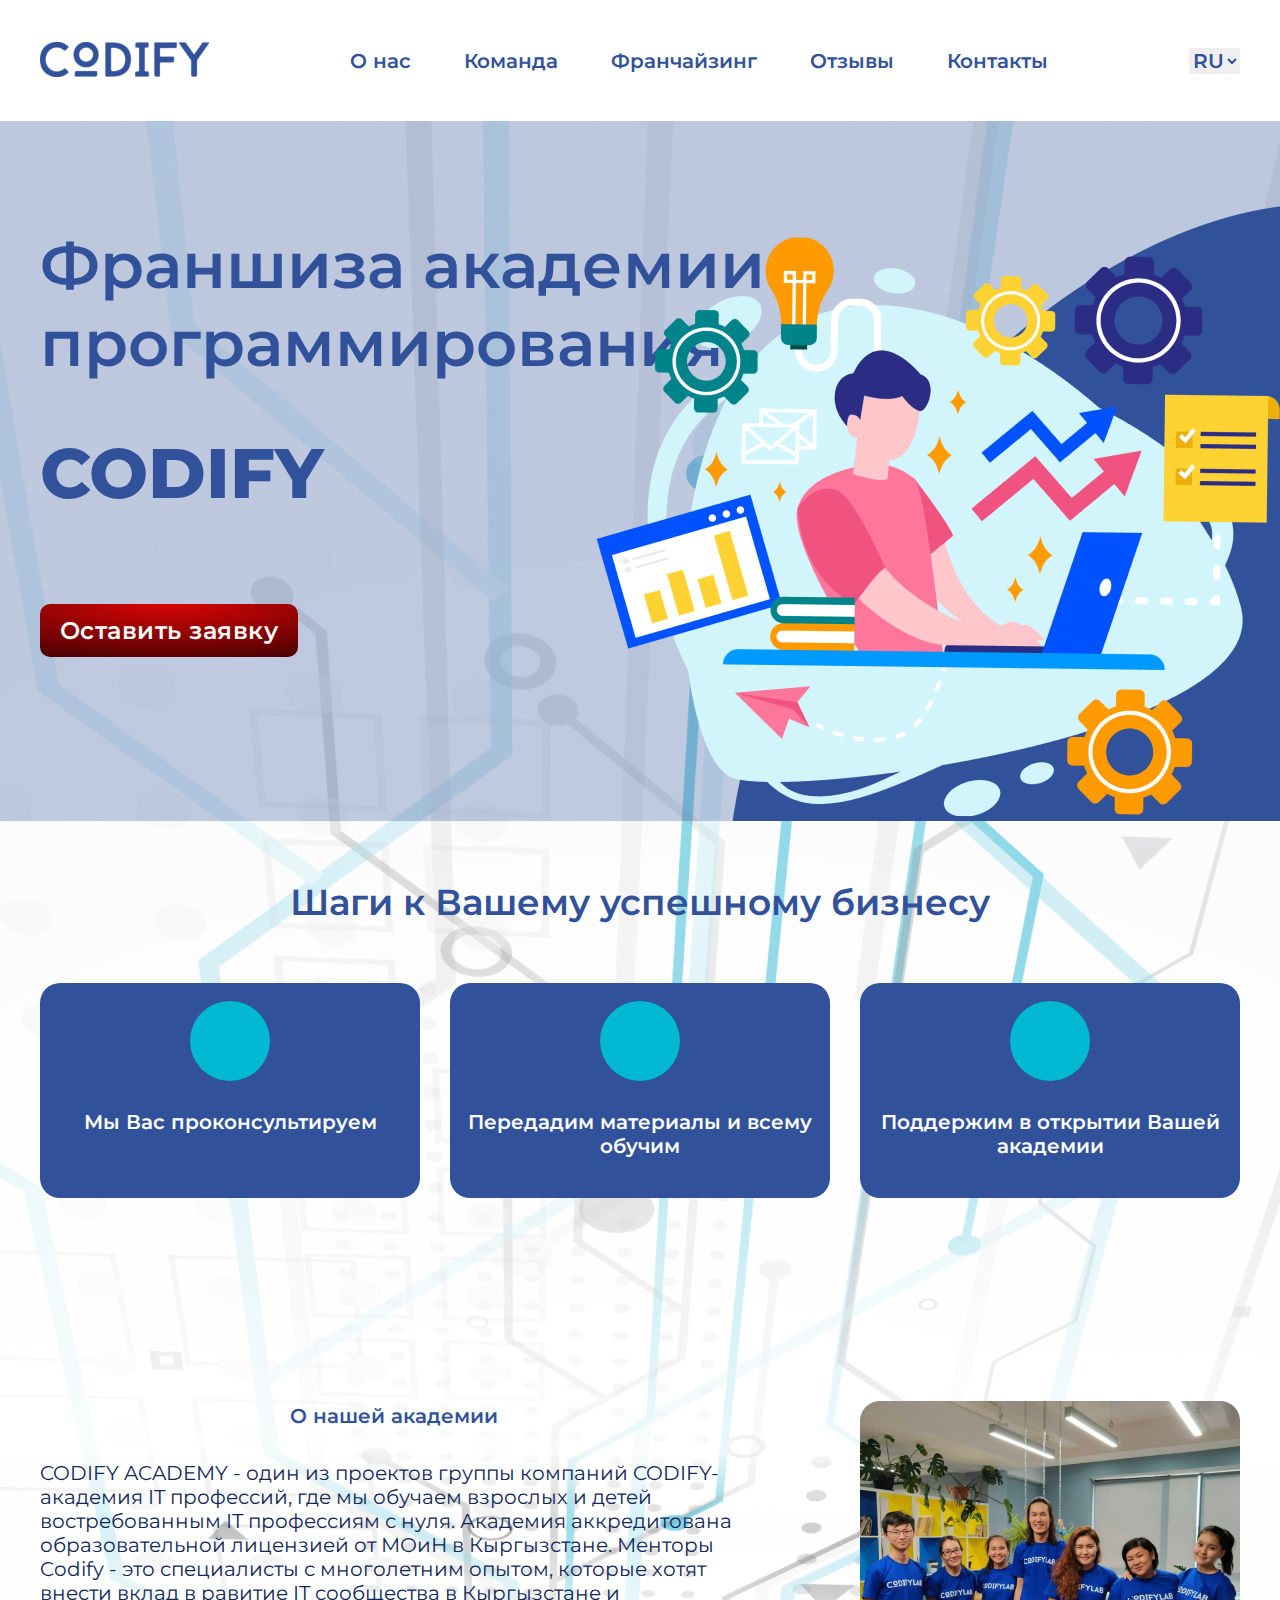
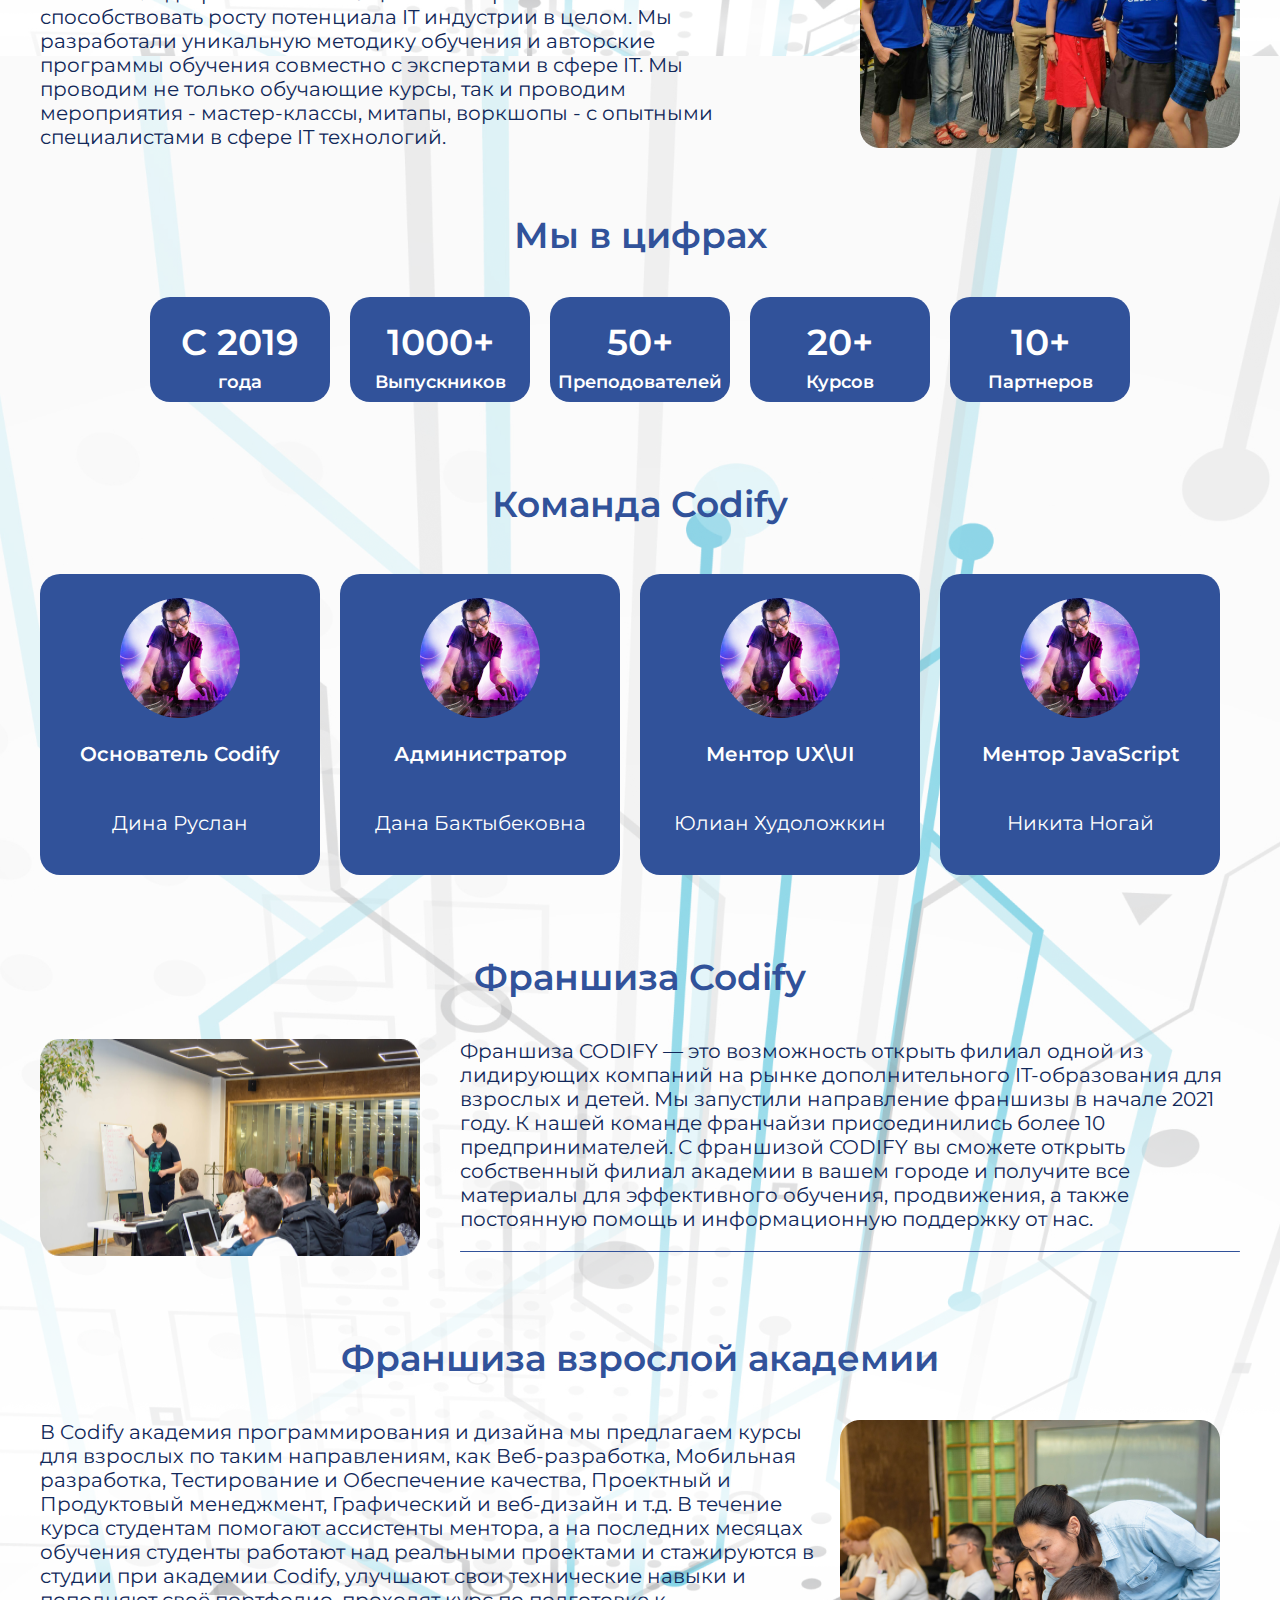
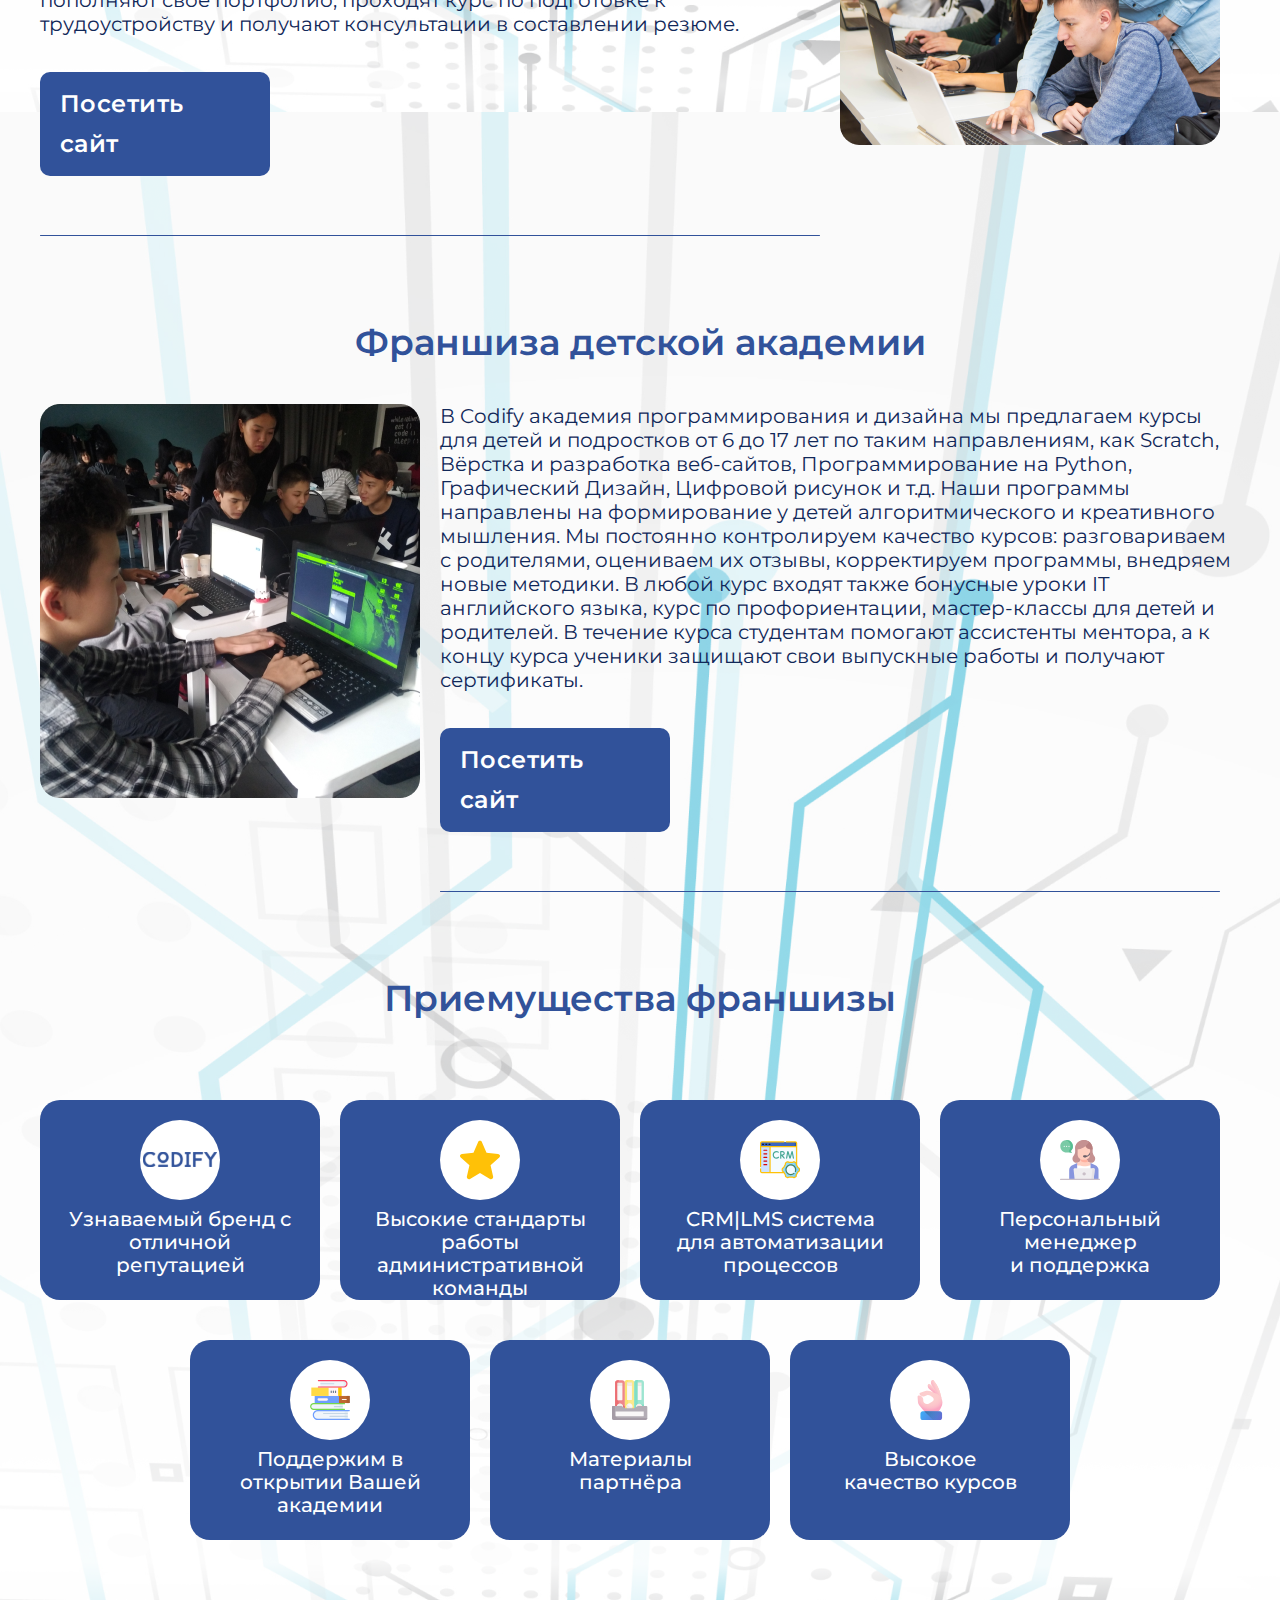
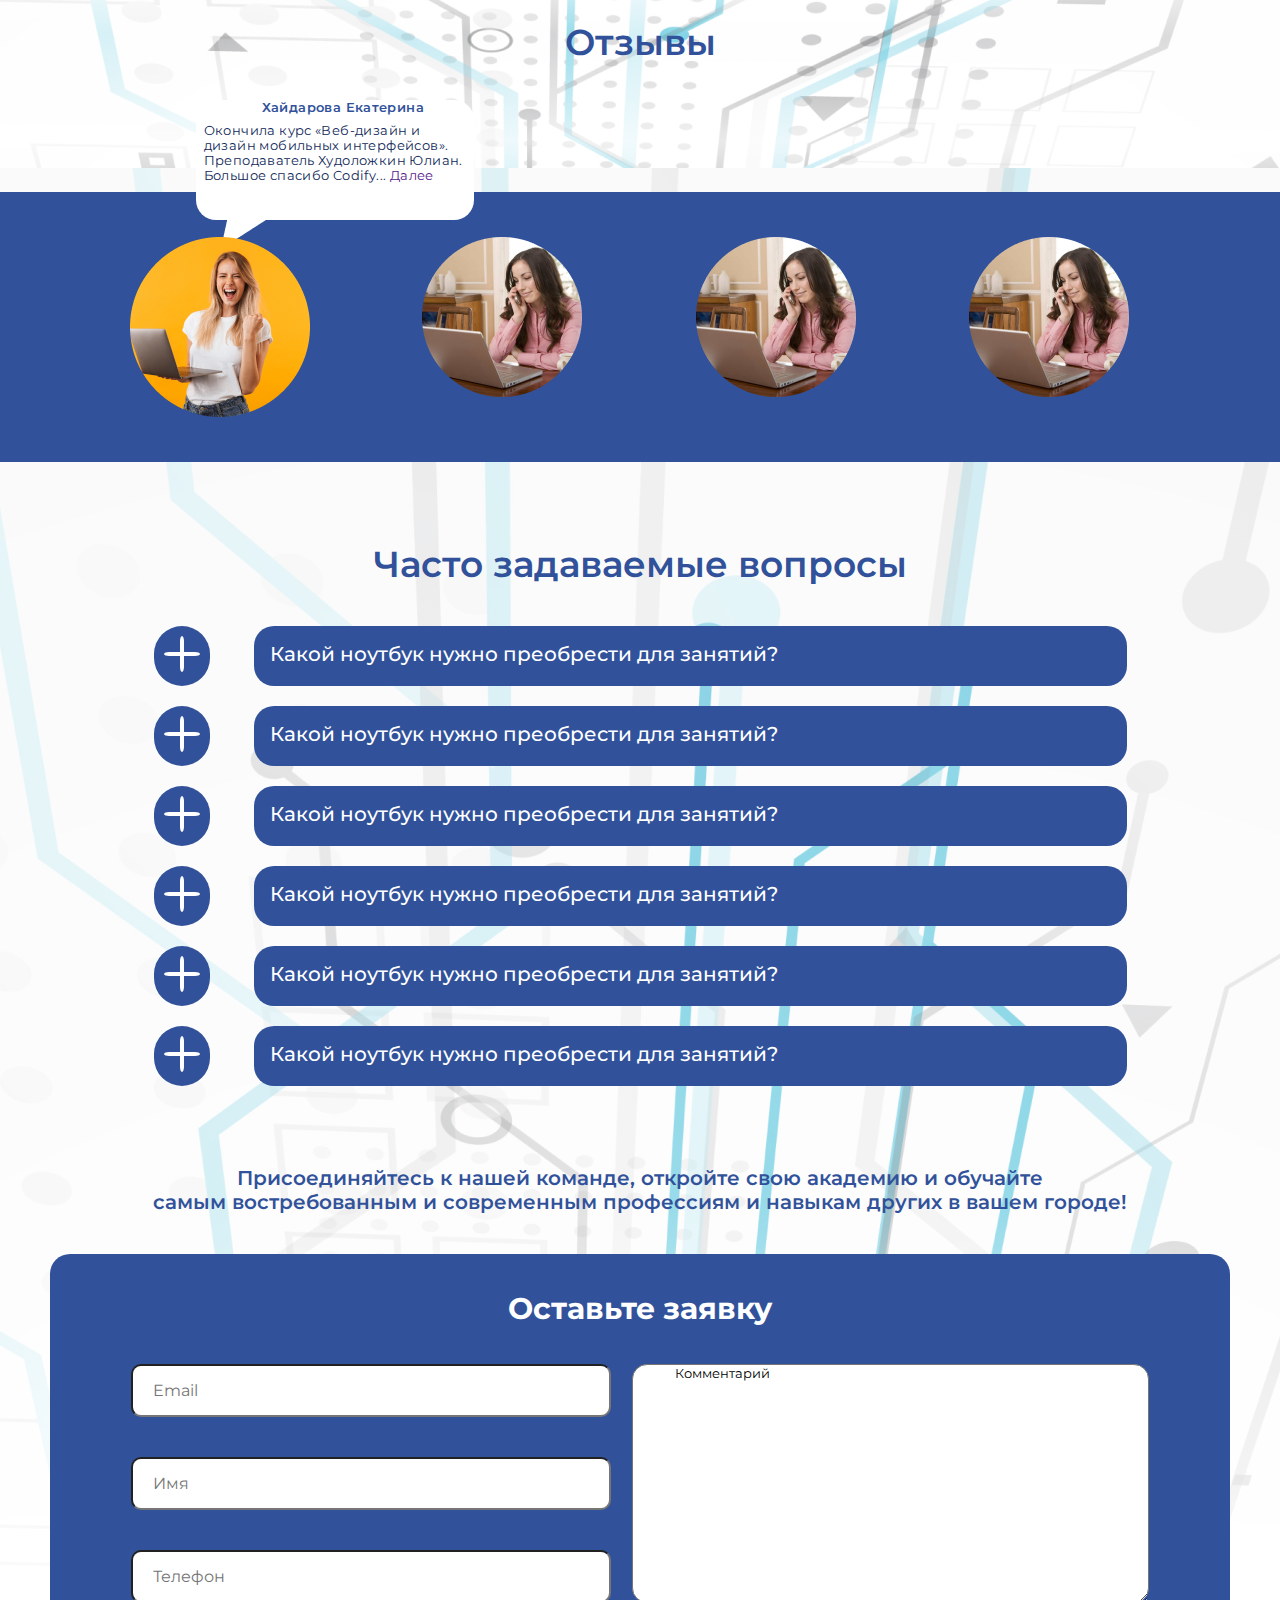
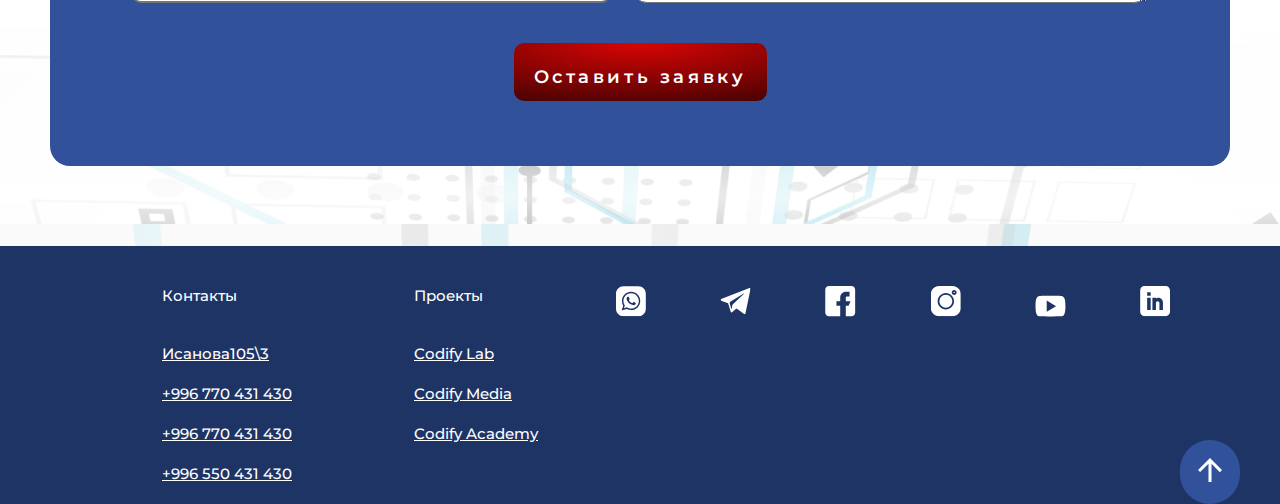
<file: index.html>
<!DOCTYPE html>
<html lang="en">
<head>
    <meta charset="UTF-8">
    <meta http-equiv="X-UA-Compatible" content="IE=edge">
    <meta name="viewport" content="width=device-width, initial-scale=1.0">
    <link rel="preconnect" href="https://fonts.gstatic.com" />
    <link
      href="https://fonts.googleapis.com/css2?family=Montserrat:ital,wght@0,100;0,200;0,300;0,400;0,500;0,600;0,700;0,800;0,900;1,100;1,200;1,300;1,400;1,500;1,600;1,700;1,800;1,900&display=swap"
      rel="stylesheet"
    />
    <link rel="stylesheet" href="./style/style.css">
    <title>Franchise frntend</title>

</head>
<body>

    <nav class="nav">
        <div class="nav__content container">
            <a href="" class="nav__logo"> <img src="./images/codifylogoblue.svg" alt=""></a>
        
            
            <ul class="nav__items">
                <li class="nav__item">
                     <a class="nav-color menu" href="#">О нас</a> </li>
                <li class="nav__item">
                     <a class="nav-color menu" href="#">Команда</a></li>
                <li class="nav__item">
                     <a class="nav-color menu"  href="#">Франчайзинг</a></li>
                <li class="nav__item">
                     <a class="nav-color menu"  href="#">Отзывы</a></li>
                <li class="nav__item">
                     <a class="nav-color menu"  href="#">Контакты</a></li>
         </ul>
         <div class="burger">
          <div class="burger__line"></div>
          <div class="burger__line"></div>
          <div class="burger__line"></div>
      </div>

         <select class="local" name="local" id="local" onchange="local()">
            <option value="ru">RU</option>
            <option value="ky">KY</option>
            <option value="en">EN</option>
        </select>
        </div>
    </nav>

    <div class="header">
       <img src="./images/back__header.png" alt="" class="header__back">
      <div class="container header__content">
       <h1 class="header__title">Франшиза академии программирования </h1>
       <h2 class="header__desck">CODIFY</h2>
       <a href="" class="btn">Оставить заявку</a>
    </div>
       <img src="./images/header__img.png" alt="" class="header__img">
    </div>

    <div class="business">
        <div class="container business__content">
        <h2 class="bus__title">Шаги к Вашему успешному бизнесу</h2>

        <div class="bus__cards">
            <div class="bus__card"><img class="bus__img" src="./images/sorkl.svg" alt=""> <p class="bus_descr"> Мы Вас проконсультируем</p></div>
            <div class="bus__card"><img class="bus__img" src="./images/sorkl.svg" alt=""> <p class="bus_descr"> Передадим материалы
                и всему обучим</p></div>
            <div class="bus__card"><img class="bus__img" src="./images/sorkl.svg" alt=""> <p class="bus_descr"> Поддержим в открытии
                Вашей академии</p></div>
        </div>
        </div>
    </div>

    <div class="academy">
        <div class="container academy__content">
            <div class="academy__right">
                <h2 class="academy__title">О нашей академии</h2>
                <p class="academy__descr">CODIFY ACADEMY - один из проектов группы компаний CODIFY-академия IT профессий, где мы обучаем взрослых и детей востребованным IT профессиям с нуля. Академия аккредитована образовательной лицензией от МОиН в Кыргызстане. Менторы Codify - это специалисты с многолетним опытом, которые хотят внести вклад в равитие IT сообщества в Кыргызстане и способствовать росту потенциала IT индустрии в целом.  Мы разработали уникальную методику обучения и авторские программы обучения совместно с экспертами в сфере IT. Мы проводим не только обучающие курсы, так и проводим мероприятия - мастер-классы, митапы, воркшопы - с опытными специалистами в сфере IT технологий.
                </p>
            </div>
            <div class="academy__left">
                <img src="./images/academy__img.png" alt="" class="academy__img">
            </div>
        </div>
    </div>
    
    <div class="numbers">
        <div class="container numbers__content">
            <h2 class="numbers__title">Мы в цифрах</h2>
            <div class="numbers__cards">
                <div class="numbers__card"> <h3 class="numbers__card-title">С 2019
                    </h3> <p class="numbers__card-descr">года</p>
                </div>

                <div class="numbers__card"> <h3 class="numbers__card-title">1000+
                    </h3> <p class="numbers__card-descr">Выпускников</p>
                </div>

                <div class="numbers__card"> <h3 class="numbers__card-title"> 50+
                    </h3> <p class="numbers__card-descr">Преподователей</p>
                </div>

                <div class="numbers__card"> <h3 class="numbers__card-title">20+
                    </h3> <p class="numbers__card-descr">Курсов</p>
                </div>

                <div class="numbers__card"> <h3 class="numbers__card-title">10+
                    </h3> <p class="numbers__card-descr">Партнеров</p>
                </div>
            </div> 
        </div>
    </div>

    <div class="comand">
        <div class="container comand__content">
            <h2 class="comand__title">Команда Codify</h2>
            
            <div class="comand__cards">
                <div class="comand__card">
                    <img src="./images/comand_img.png" alt="" class="comand__img">
                    <h2 class="comand__card-title">Основатель Codify</h2>
                    <p class="comand__card-descr">Дина Руслан</p>
                </div>

                <div class="comand__card">
                    <img src="./images/comand_img.png" alt="" class="comand__img">
                    <h2 class="comand__card-title">Администратор </h2>
                    <p class="comand__card-descr">Дана Бактыбековна</p>
                </div>

                <div class="comand__card">
                    <img src="./images/comand_img.png" alt="" class="comand__img">
                    <h2 class="comand__card-title">Ментор UX\UI</h2>
                    <p class="comand__card-descr">Юлиан Худоложкин</p>
                </div>

                <div class="comand__card">
                    <img src="./images/comand_img.png" alt="" class="comand__img">
                    <h2 class="comand__card-title">Ментор JavaScript</h2>
                    <p class="comand__card-descr">Никита Ногай</p>
                </div>



            </div>
        </div>
    </div>
    
    <div class="fransh">
        <div class="container fransh__content">
            
            <h2 class="fransh__title">Франшиза Codify</h2>
            <div class="fransh__info">
                <img src="./images/fransh_info1.png" alt="" class="fransh__info-img">
                <div class="fransh_photo">
                </div>
                <div class="fransh__text">
                    <p class="fransh__info-descr">Франшиза CODIFY — это возможность открыть филиал одной из лидирующих компаний на рынке дополнительного IT-образования для взрослых и детей.
                        Мы запустили направление франшизы в начале 2021 году. К нашей команде франчайзи присоединились более 10 предпринимателей.
                        С франшизой CODIFY вы сможете открыть собственный филиал академии в вашем городе и получите все материалы для эффективного обучения, продвижения, 
                        а также постоянную помощь и информационную поддержку от нас.
                    </p>
                     <img src="./images/Line 1.svg" alt="" class="fransh__line">
                </div>
               
            </div>

            <h2 class="fransh__title">Франшиза взрослой академии</h2>
            <div class="fransh__info">
                <div class="fransh__text">
                    <p class="fransh__info-descr">В Codify академия программирования и дизайна мы предлагаем курсы
                        для взрослых по таким направлениям, как Веб-разработка, Мобильная 
                        разработка, Тестирование и Обеспечение качества, Проектный и Продуктовый менеджмент, Графический и веб-дизайн и т.д.
                        В течение курса студентам помогают ассистенты ментора, а на последних 
                        месяцах обучения студенты работают над реальными проектами и стажируются в студии при академии Codify, улучшают свои технические навыки и пополняют своё портфолио, проходят курс по подготовке к трудоустройству и получают консультации в составлении резюме.                        
                    </p>
                    <a href="" class="btn fransh__btn">Посетить сайт</a>
                     <img src="./images/Line 1.svg" alt="" class="fransh__line">
                </div>

                <div class="fransh_photo"><img src="./images/fransh_info2.png" alt="" class="fransh__info-img"></div>

               
            </div>

            <h2 class="fransh__title">Франшиза детской академии</h2>
            <div class="fransh__info">
                <div class="fransh_photo"><img src="./images/fransh_info3.png" alt="" class="fransh__info-img"></div>
                <div class="fransh__text">
                    <p class="fransh__info-descr">В Codify академия программирования и дизайна мы предлагаем курсы
                        для детей и подростков от 6 до 17 лет по таким направлениям, как Scratch, Вёрстка и разработка веб-сайтов, Программирование на Python, 
                       Графический Дизайн, Цифровой рисунок и т.д. Наши программы направлены на формирование у детей алгоритмического и креативного мышления. Мы постоянно контролируем качество курсов: разговариваем с родителями, оцениваем их отзывы, корректируем программы, внедряем новые методики. В любой курс входят также бонусные уроки IT английского языка, курс по профориентации, мастер-классы для детей и родителей. В течение курса студентам помогают ассистенты ментора, а к концу курса ученики защищают свои выпускные работы и получают сертификаты.
                    </p>
                    <a href="" class="btn fransh__btn">Посетить сайт</a>
                     <img src="./images/Line 1.svg" alt="" class="fransh__line">
                </div>
            </div>
        </div>
    </div>
    
    <section class="franchise">
        
          <div class="franchise__text">
            <h2 class="franchise__title">Приемущества франшизы</h2>
          </div>
          <div class="container franchise__content">
          <div class="franchise__boxes">
            <div class="franchise__box">
              <img src="./images/codifyicon.svg" alt="" class="franchise__img" />
              <p class="franchise__descr">Узнаваемый бренд с отличной <br> репутацией</p>
            </div>
          
          <div class="franchise__box">
            <img src="./images/star.svg" alt="" class="franchise__img" />
            <p class="franchise__descr">Высокие стандарты работы
              административной команды</p>
          </div>
          <div class="franchise__box">
            <img src="./images/crm.svg" alt="" class="franchise__img" />
            <p class="franchise__descr">CRM|LMS система <br>
              для автоматизации процессов
              </p>
          </div>
          <div class="franchise__box">
            <img src="./images/personal.svg" alt="" class="franchise__img" />
            <p class="franchise__descr">Персональный <br> менеджер <br> и поддержка</p>
          </div>
          <div class="franchise__box">
            <img src="./images/books.svg" alt="" class="franchise__img" />
            <p class="franchise__descr">Поддержим в <br> открытии Вашей академии</p>
          </div>
          <div class="franchise__box">
            <img src="./images/materials.svg" alt="" class="franchise__img" />
            <p class="franchise__descr">Материалы <br> партнёра</p>
          </div>
          <div class="franchise__box">
            <img src="./images/okay.svg" alt="" class="franchise__img" />
            <p class="franchise__descr">Высокое <br> качество курсов
            </p>
          </div>
        </div>
        </div>
      </section>
  
      <section class="review">
        <div class="review__text">
            <h2  class="review__title">Отзывы</h2>
          </div>
          <div class="container review__content">
          <div class="review__box">
            <h3 class="review__subtitle">Хайдарова Екатерина</h2>
              <p class="review__descr">Окончила курс «Веб-дизайн и дизайн мобильных интерфейсов».
                Преподаватель Худоложкин Юлиан. Большое спасибо Codify... 
                <a href="">Далее</a>  </p> 
               <div class="review__polygon">
                 <img src="./images/Polygon 2.png" alt="" class="">
               </div>
            </div>
                     
                <div class="review__images">     
           
                  <div class="review__img-1">
                  <img src="./images/reviewimages.png" alt="" class="">
                    </div>
                     <div class="review__img-2">
                      <img src="./images/reviewimages2.png" alt="" class="">
                      </div>
                   <div class="review__img-3">
                  <img src="./images/reviewimages2.png" alt="" class="">
                </div>
                <div class="review__img-4">
                  <img src="./images/reviewimages2.png" alt="" class="">
                </div>
              </div>
            </div>              
                            
      </section>
  
  
      <section class="question">
        
          <div class="question__text">
            <h2 class="question__title">Часто задаваемые вопросы</h2>
          </div>
          <div class="container question__content">
          <div class="question__answers">
            <div class="question__img">
              <img src="./images/plusicon.svg" alt="" class="">
            </div> 
            <div class="question__subtitle">Какой ноутбук нужно преобрести для занятий?</div>
          </div>
          <div class="question__answers">
            <div class="question__img">
              <img src="./images/plusicon.svg" alt="" class="">
            </div> 
            <div class="question__subtitle">Какой ноутбук нужно преобрести для занятий?</div>
          </div>
          <div class="question__answers">
            <div class="question__img">
              <img src="./images/plusicon.svg" alt="" class="">
            </div> 
            <div class="question__subtitle">Какой ноутбук нужно преобрести для занятий?</div>
          </div>
          <div class="question__answers">
            <div class="question__img">
              <img src="./images/plusicon.svg" alt="" class="">
            </div> 
            <div class="question__subtitle">Какой ноутбук нужно преобрести для занятий?</div>
          </div>
          <div class="question__answers">
            <div class="question__img">
              <img src="./images/plusicon.svg" alt="" class="">
            </div> 
            <div class="question__subtitle">Какой ноутбук нужно преобрести для занятий?</div>
          </div>
          <div class="question__answers">
            <div class="question__img">
              <img src="./images/plusicon.svg" alt="" class="">
            </div> 
            <div class="question__subtitle">Какой ноутбук нужно преобрести для занятий?</div>
          </div>
          <p class="question__descr">Присоединяйтесь к нашей команде, откройте свою академию и обучайте <br>
            самым востребованным и современным профессиям и навыкам других в вашем городе!
            </p>
        </div>
      </section>
  
  
      <section class="cform">
        <div class="container cform__content">
          <div class="cform__text">
            <h2 class="cform__title">Оставьте заявку</h2>
          </div>
           <div class="cform__box">
          <div class="cform__left">
            <div class="cform__input">
              <input placeholder= "Email" type="text" class="cform__input-box">
            </div>
            <div class="cform__input">
              <input placeholder= "Имя" type="text" class="cform__input-box">
            </div>
            <div class="cform__input">
              <input placeholder= "Телефон" type="text" class="cform__input-box">
            </div>
          </div>
  
          <div class="cform__right">
            <div class="cform__text">
            <textarea id="" name="" rows="10" cols="60">
              Комментарий
              </textarea>
            </div>
            </div>
           </div>
      
          <button class="cform__btn">Оставить заявку</button>
        
        </div> 
     </div>
      </section>

     <footer class="footer">
       <div class="container footer__content">
          <div class="footer__left">
        <div class="footer__menu">
  
          <div class="footer__menu-list">
            <ul class="footer__menus">
              <li class="footer__menu-title">Контакты</a></li>
              <li class="footer__menu-descr">Исанова105\3</li>
              <li class="footer__menu-descr">+996 770 431 430</li>
              <li class="footer__menu-descr">+996 770 431 430</li>
              <li class="footer__menu-descr">+996 550 431 430</li>
            </ul>
          </div>
          <div class="footer__menu-list">
            <ul class="footer__menus">
              <li class="footer__menu-title">Проекты</a></li>
              <li class="footer__menu-descr"><a class="footer__coll" href="">Codify Lab</a></li>
              <li class="footer__menu-descr"><a class="footer__coll" href="">Codify Media</a></li>
              <li class="footer__menu-descr"><a class="footer__coll" href="">Codify Academy</a></li>
              
            </ul>
          </div>
        </div>
      </div>
      <div class="footer__right">
        <div class="footer__links">
          <a href="" class="footer__link"><img src="./images/whatsapp.svg" alt="" class=""></a>
          <a href="" class="footer__link"><img src="./images/telegram (1).svg" alt="" class=""></a>
          <a href="" class="footer__link"><img src="./images/facebook.svg" alt="" class=""></a>
          <a href="" class="footer__link"><img src="./images/instagramicon.svg" alt="" class=""></a>
          <a href="" class="footer__link"><img src="./images/youtube.svg" alt="" class=""></a>
          <a href="" class="footer__link"><img src="./images/linkedin.svg" alt="" class=""></a>
      </div>
      <div class="footer__arrow">
        
        <a class="footer__arrow-icon" href=""> <img src="./images/arrowup.svg" alt=""> </a>
    </div>
      </div>
    </div>
  
     </footer>
  
    <script>
        function local(){
            var lang=document.getElementById('local');
            var menu=document.getElementsByClassName('menu');
            switch (lang.value){
                case 'en':
                    menu[0].text='About us';
                    menu[1].text='Komand';
                    menu[2].text='Franchaizing';
                    menu[3].text='Otzuvy';
                    menu[4].text='Call';
                    break;

                case 'ru':
                    menu[0].text='О нас';
                    menu[1].text='Команда';
                    menu[2].text='Франчайзинг';
                    menu[3].text='Отзывы';
                    menu[4].text='Контакты';
                    break;

                case 'ky':
                    menu[0].text='Биз жонундо';
                    menu[1].text='Команда';
                    menu[2].text='Франчайзинг';
                    menu[3].text='Отзывы';
                    menu[4].text='Контакты';
                    break;

            }
        }
    </script>
</body>
</html>
</file>
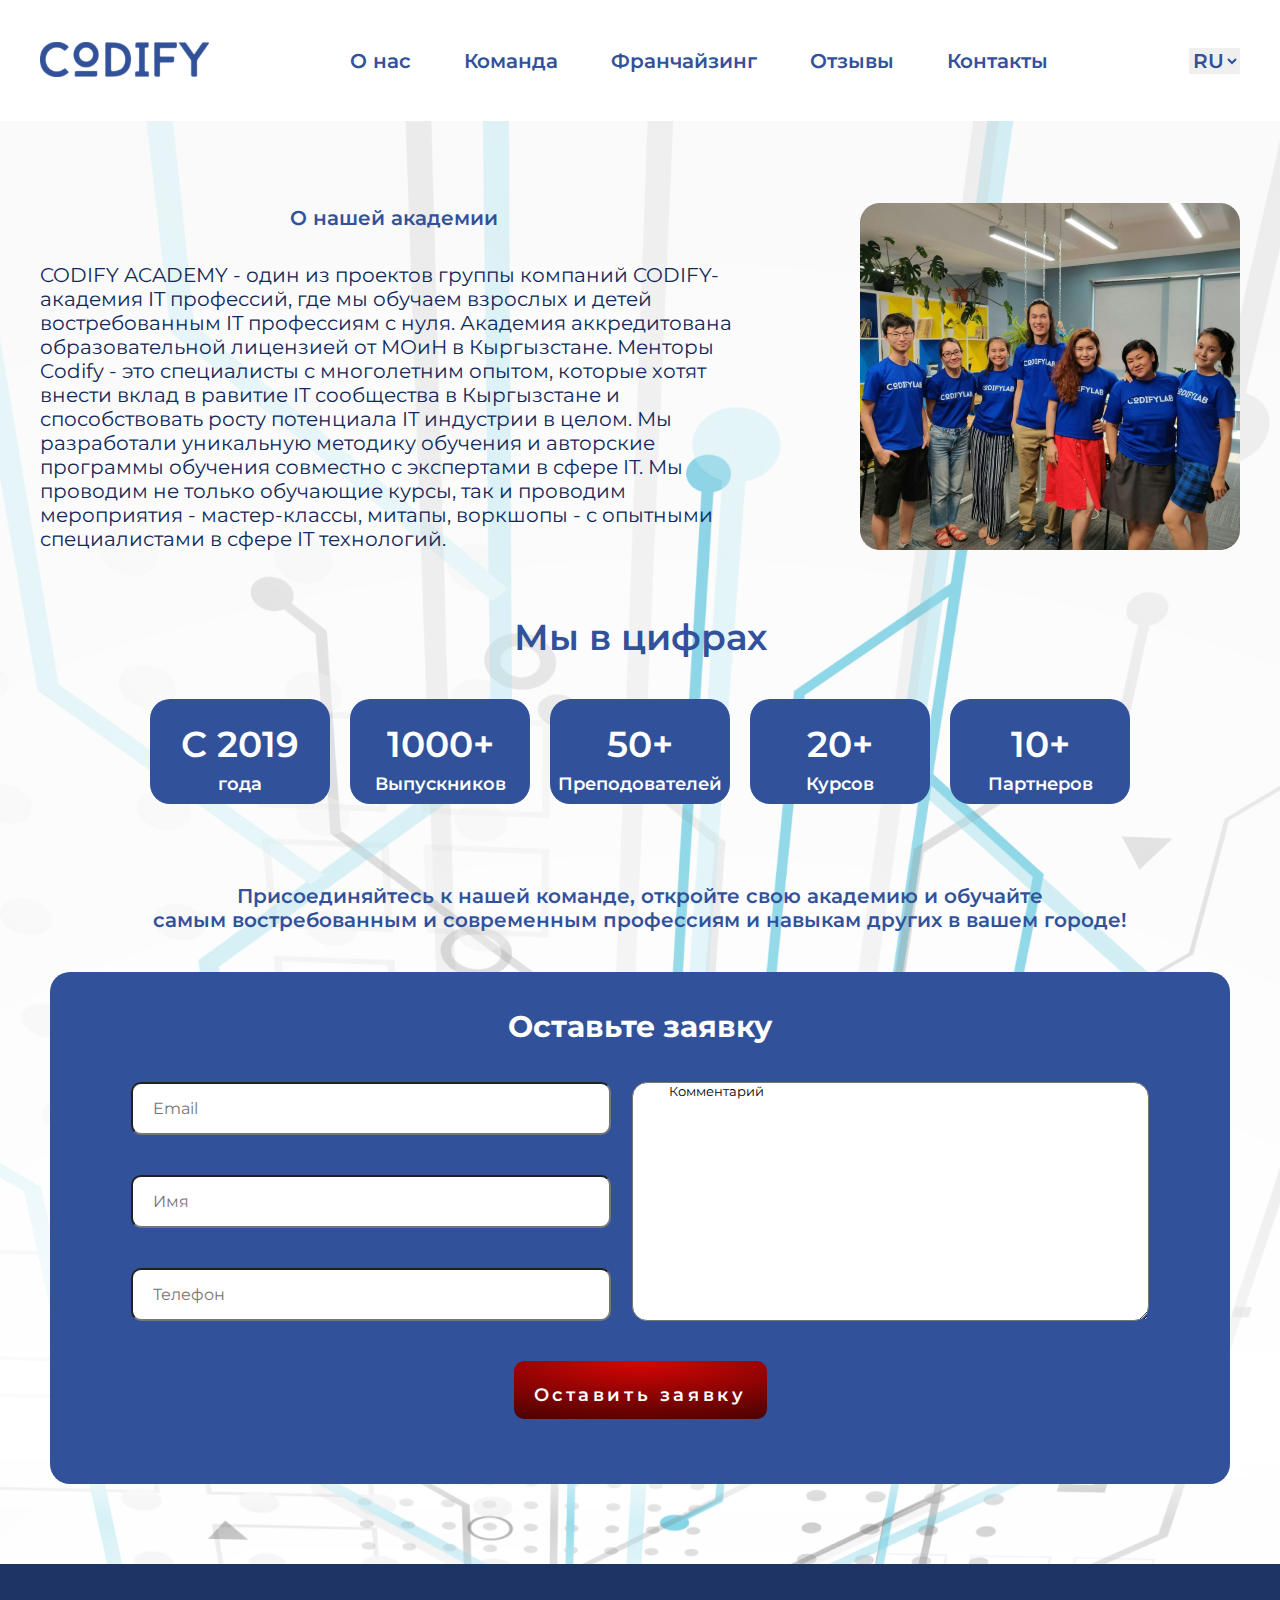
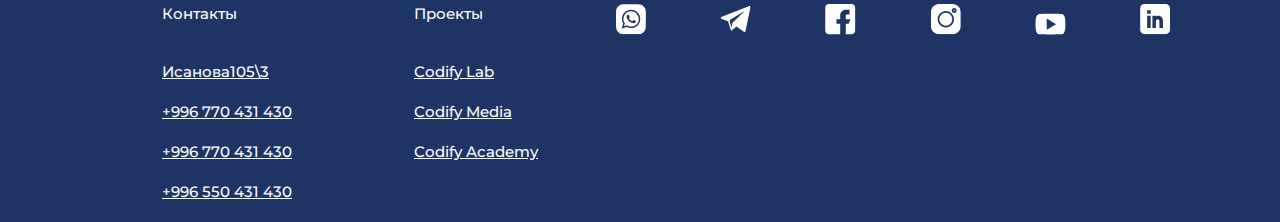
<file: about.html>
<!DOCTYPE html>
<html lang="en">
  <head>
    <meta charset="UTF-8" />
    <meta http-equiv="X-UA-Compatible" content="IE=edge" />
    <meta name="viewport" content="width=device-width, initial-scale=1.0" />
    <link rel="preconnect" href="https://fonts.gstatic.com" />
    <link href="https://fonts.googleapis.com/css2?family=Montserrat:ital,wght@0,100;0,200;0,300;0,400;0,500;0,600;0,700;0,800;0,900;1,100;1,200;1,300;1,400;1,500;1,600;1,700;1,800;1,900&display=swap" rel="stylesheet"/>
    <link rel="stylesheet" href="./style/style.css" />
    <title>Franchise frontend</title>
  </head>
<body>
    <nav class="nav">
        <div class="nav__content container">
            <a href="" class="nav__logo"> <img src="./images/codifylogoblue.svg" alt=""></a>
            <ul class="nav__items">
                <li class="nav__item">
                     <a class="nav-color menu" href="#">О нас</a> </li>
                <li class="nav__item">
                     <a class="nav-color menu" href="#">Команда</a></li>
                <li class="nav__item">
                     <a class="nav-color menu"  href="#">Франчайзинг</a></li>
                <li class="nav__item">
                     <a class="nav-color menu"  href="#">Отзывы</a></li>
                <li class="nav__item">
                     <a class="nav-color menu"  href="#">Контакты</a></li>
         </ul>

         <select class="local" name="local" id="local" onchange="local()">
            <option value="ru">RU</option>
            <option value="ky">KY</option>
            <option value="en">EN</option>
        </select>
        </div>
    </nav>
 
    <div class="academy">
      <div class="container academy__content">
          <div class="academy__right">
              <h2 class="academy__title">О нашей академии</h2>
              <p class="academy__descr">CODIFY ACADEMY - один из проектов группы компаний CODIFY-академия IT профессий, где мы обучаем взрослых и детей востребованным IT профессиям с нуля. Академия аккредитована образовательной лицензией от МОиН в Кыргызстане. Менторы Codify - это специалисты с многолетним опытом, которые хотят внести вклад в равитие IT сообщества в Кыргызстане и способствовать росту потенциала IT индустрии в целом.  Мы разработали уникальную методику обучения и авторские программы обучения совместно с экспертами в сфере IT. Мы проводим не только обучающие курсы, так и проводим мероприятия - мастер-классы, митапы, воркшопы - с опытными специалистами в сфере IT технологий.
              </p>
          </div>
          <div class="academy__left">
              <img src="./images/academy__img.png" alt="" class="academy__img">
          </div>
      </div>
  </div>
  <div class="numbers">
    <div class="container numbers__content">
        <h2 class="numbers__title">Мы в цифрах</h2>
        <div class="numbers__cards">
            <div class="numbers__card"> <h3 class="numbers__card-title">С 2019
                </h3> <p class="numbers__card-descr">года</p>
            </div>

            <div class="numbers__card"> <h3 class="numbers__card-title">1000+
                </h3> <p class="numbers__card-descr">Выпускников</p>
            </div>

            <div class="numbers__card"> <h3 class="numbers__card-title"> 50+
                </h3> <p class="numbers__card-descr">Преподователей</p>
            </div>

            <div class="numbers__card"> <h3 class="numbers__card-title">20+
                </h3> <p class="numbers__card-descr">Курсов</p>
            </div>

            <div class="numbers__card"> <h3 class="numbers__card-title">10+
                </h3> <p class="numbers__card-descr">Партнеров</p>
            </div>
            <p class="question__descr">Присоединяйтесь к нашей команде, откройте свою академию и обучайте <br>
              самым востребованным и современным профессиям и навыкам других в вашем городе!
              </p>
        </div> 
    </div>
</div>

    <section class="cform">
      <div class="container cform__content">
        <div class="cform__text">
          <h2 class="cform__title">Оставьте заявку</h2>
        </div>
         <div class="cform__box">
        <div class="cform__left">
          <div class="cform__input">
            <input placeholder= "Email" type="text" class="cform__input-box">
          </div>
          <div class="cform__input">
            <input placeholder= "Имя" type="text" class="cform__input-box">
          </div>
          <div class="cform__input">
            <input placeholder= "Телефон" type="text" class="cform__input-box">
          </div>
        </div>

        <div class="cform__right">
          <div class="cform__comment">
          <textarea id="" name="" rows="10" cols="60">
            Комментарий
            </textarea>
          </div>
          </div>
         </div>
        <button class="cform__btn">Оставить заявку</button>
      </div> 
   </div>
    </section>
   <footer class="footer">
     <div class="container footer__content">
        <div class="footer__left">
      <div class="footer__menu">

        <div class="footer__menu-list">
          <ul class="footer__menus">
            <li class="footer__menu-title">Контакты</a></li>
            <li class="footer__menu-descr">Исанова105\3</li>
            <li class="footer__menu-descr">+996 770 431 430</li>
            <li class="footer__menu-descr">+996 770 431 430</li>
            <li class="footer__menu-descr">+996 550 431 430</li>
          </ul>
        </div>
        <div class="footer__menu-list">
          <ul class="footer__menus">
            <li class="footer__menu-title">Проекты</a></li>
            <li class="footer__menu-descr"><a class="footer__coll" href="">Codify Lab</a></li>
            <li class="footer__menu-descr"><a class="footer__coll" href="">Codify Media</a></li>
            <li class="footer__menu-descr"><a class="footer__coll" href="">Codify Academy</a></li>
            
          </ul>
        </div>
      </div>
    </div>
    <div class="footer__right">
      <div class="footer__links">
        <a href="" class="footer__link"><img src="./images/whatsapp.svg" alt="" class=""></a>
        <a href="" class="footer__link"><img src="./images/telegram (1).svg" alt="" class=""></a>
        <a href="" class="footer__link"><img src="./images/facebook.svg" alt="" class=""></a>
        <a href="" class="footer__link"><img src="./images/instagramicon.svg" alt="" class=""></a>
        <a href="" class="footer__link"><img src="./images/youtube.svg" alt="" class=""></a>
        <a href="" class="footer__link"><img src="./images/linkedin.svg" alt="" class=""></a>
    </div>
    <!-- <div class="footer__arrow">
      <img src="./images/arrowup.svg" alt="" class="footer__arrow-icon">
    </div> -->
   </div>
  </div>
   
   </footer>
</body>
</html>
</file>
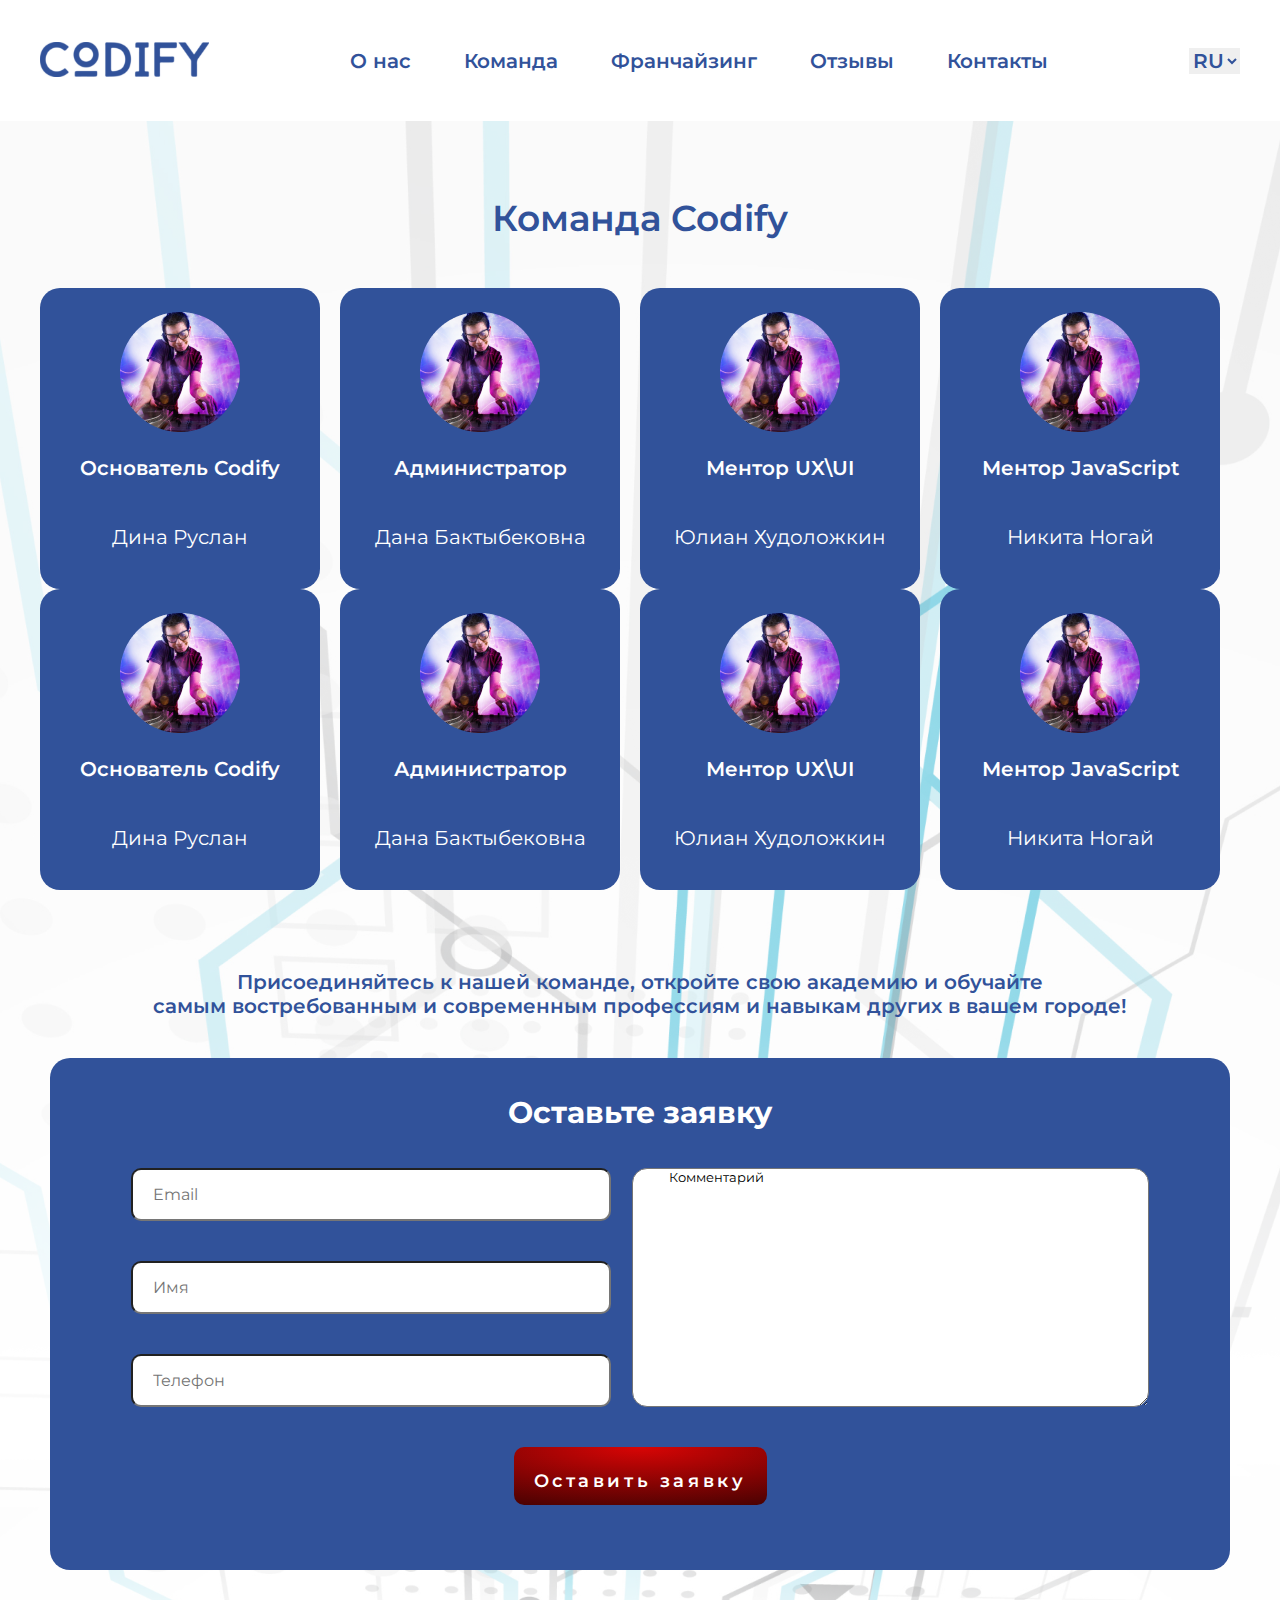
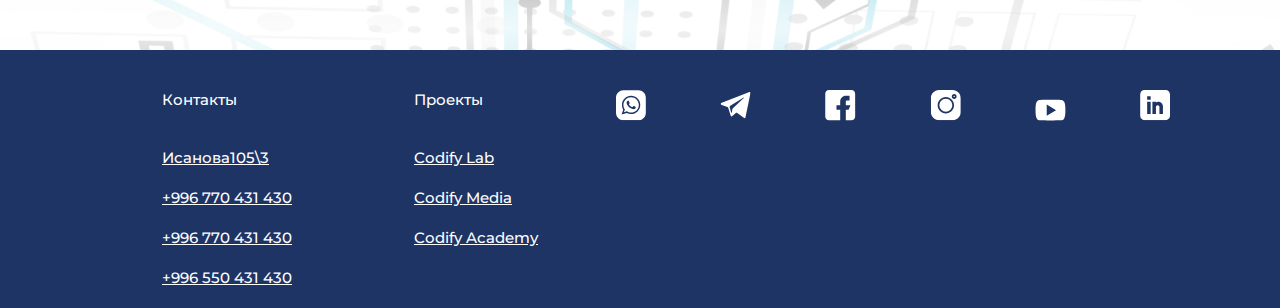
<file: codifyteam.html>
<!DOCTYPE html>
<html lang="en">
  <head>
    <meta charset="UTF-8" />
    <meta http-equiv="X-UA-Compatible" content="IE=edge" />
    <meta name="viewport" content="width=device-width, initial-scale=1.0" />
    <link rel="preconnect" href="https://fonts.gstatic.com" />
    <link href="https://fonts.googleapis.com/css2?family=Montserrat:ital,wght@0,100;0,200;0,300;0,400;0,500;0,600;0,700;0,800;0,900;1,100;1,200;1,300;1,400;1,500;1,600;1,700;1,800;1,900&display=swap" rel="stylesheet"/>
    <link rel="stylesheet" href="./style/style.css" />
    <title>Franchise frontend</title>
  </head>
<body>
    <nav class="nav">
        <div class="nav__content container">
            <a href="" class="nav__logo"> <img src="./images/codifylogoblue.svg" alt=""></a>
            <ul class="nav__items">
                <li class="nav__item">
                     <a class="nav-color menu" href="#">О нас</a> </li>
                <li class="nav__item">
                     <a class="nav-color menu" href="#">Команда</a></li>
                <li class="nav__item">
                     <a class="nav-color menu"  href="#">Франчайзинг</a></li>
                <li class="nav__item">
                     <a class="nav-color menu"  href="#">Отзывы</a></li>
                <li class="nav__item">
                     <a class="nav-color menu"  href="#">Контакты</a></li>
         </ul>

         <select class="local" name="local" id="local" onchange="local()">
            <option value="ru">RU</option>
            <option value="ky">KY</option>
            <option value="en">EN</option>
        </select>
        </div>
    </nav>
 
  
    <div class="comand comand__dop">
        <div class="container comand__content">
            <h2 class="comand__title">Команда Codify</h2>
            
            <div class="comand__cards">
                <div class="comand__card">
                    <img src="./images/comand_img.png" alt="" class="comand__img">
                    <h2 class="comand__card-title">Основатель Codify</h2>
                    <p class="comand__card-descr">Дина Руслан</p>
                </div>

                <div class="comand__card">
                    <img src="./images/comand_img.png" alt="" class="comand__img">
                    <h2 class="comand__card-title">Администратор </h2>
                    <p class="comand__card-descr">Дана Бактыбековна</p>
                </div>

                <div class="comand__card">
                    <img src="./images/comand_img.png" alt="" class="comand__img">
                    <h2 class="comand__card-title">Ментор UX\UI</h2>
                    <p class="comand__card-descr">Юлиан Худоложкин</p>
                </div>

                <div class="comand__card">
                    <img src="./images/comand_img.png" alt="" class="comand__img">
                    <h2 class="comand__card-title">Ментор JavaScript</h2>
                    <p class="comand__card-descr">Никита Ногай</p>
                </div>
            </div>
            <div class="comand__cards">
                <div class="comand__card">
                    <img src="./images/comand_img.png" alt="" class="comand__img">
                    <h2 class="comand__card-title">Основатель Codify</h2>
                    <p class="comand__card-descr">Дина Руслан</p>
                </div>

                <div class="comand__card">
                    <img src="./images/comand_img.png" alt="" class="comand__img">
                    <h2 class="comand__card-title">Администратор </h2>
                    <p class="comand__card-descr">Дана Бактыбековна</p>
                </div>

                <div class="comand__card">
                    <img src="./images/comand_img.png" alt="" class="comand__img">
                    <h2 class="comand__card-title">Ментор UX\UI</h2>
                    <p class="comand__card-descr">Юлиан Худоложкин</p>
                </div>

                <div class="comand__card">
                    <img src="./images/comand_img.png" alt="" class="comand__img">
                    <h2 class="comand__card-title">Ментор JavaScript</h2>
                    <p class="comand__card-descr">Никита Ногай</p>
                </div>
            </div>
            <p class="question__descr">Присоединяйтесь к нашей команде, откройте свою академию и обучайте <br>
                самым востребованным и современным профессиям и навыкам других в вашем городе!
                </p>
        </div>
    </div>


    <section class="cform">
      <div class="container cform__content">
        <div class="cform__text">
          <h2 class="cform__title">Оставьте заявку</h2>
        </div>
         <div class="cform__box">
        <div class="cform__left">
          <div class="cform__input">
            <input placeholder= "Email" type="text" class="cform__input-box">
          </div>
          <div class="cform__input">
            <input placeholder= "Имя" type="text" class="cform__input-box">
          </div>
          <div class="cform__input">
            <input placeholder= "Телефон" type="text" class="cform__input-box">
          </div>
        </div>

        <div class="cform__right">
          <div class="cform__comment">
          <textarea id="" name="" rows="10" cols="60">
            Комментарий
            </textarea>
          </div>
          </div>
         </div>
        <button class="cform__btn">Оставить заявку</button>
      </div> 
   </div>
    </section>
   <footer class="footer">
     <div class="container footer__content">
        <div class="footer__left">
      <div class="footer__menu">

        <div class="footer__menu-list">
          <ul class="footer__menus">
            <li class="footer__menu-title">Контакты</a></li>
            <li class="footer__menu-descr">Исанова105\3</li>
            <li class="footer__menu-descr">+996 770 431 430</li>
            <li class="footer__menu-descr">+996 770 431 430</li>
            <li class="footer__menu-descr">+996 550 431 430</li>
          </ul>
        </div>
        <div class="footer__menu-list">
          <ul class="footer__menus">
            <li class="footer__menu-title">Проекты</a></li>
            <li class="footer__menu-descr"><a class="footer__coll" href="">Codify Lab</a></li>
            <li class="footer__menu-descr"><a class="footer__coll" href="">Codify Media</a></li>
            <li class="footer__menu-descr"><a class="footer__coll" href="">Codify Academy</a></li>
            
          </ul>
        </div>
      </div>
    </div>
    <div class="footer__right">
      <div class="footer__links">
        <a href="" class="footer__link"><img src="./images/whatsapp.svg" alt="" class=""></a>
        <a href="" class="footer__link"><img src="./images/telegram (1).svg" alt="" class=""></a>
        <a href="" class="footer__link"><img src="./images/facebook.svg" alt="" class=""></a>
        <a href="" class="footer__link"><img src="./images/instagramicon.svg" alt="" class=""></a>
        <a href="" class="footer__link"><img src="./images/youtube.svg" alt="" class=""></a>
        <a href="" class="footer__link"><img src="./images/linkedin.svg" alt="" class=""></a>
    </div>
    <!-- <div class="footer__arrow">
      <img src="./images/arrowup.svg" alt="" class="footer__arrow-icon">
    </div> -->
   </div>
  </div>
   
   </footer>
</body>
</html>
</file>
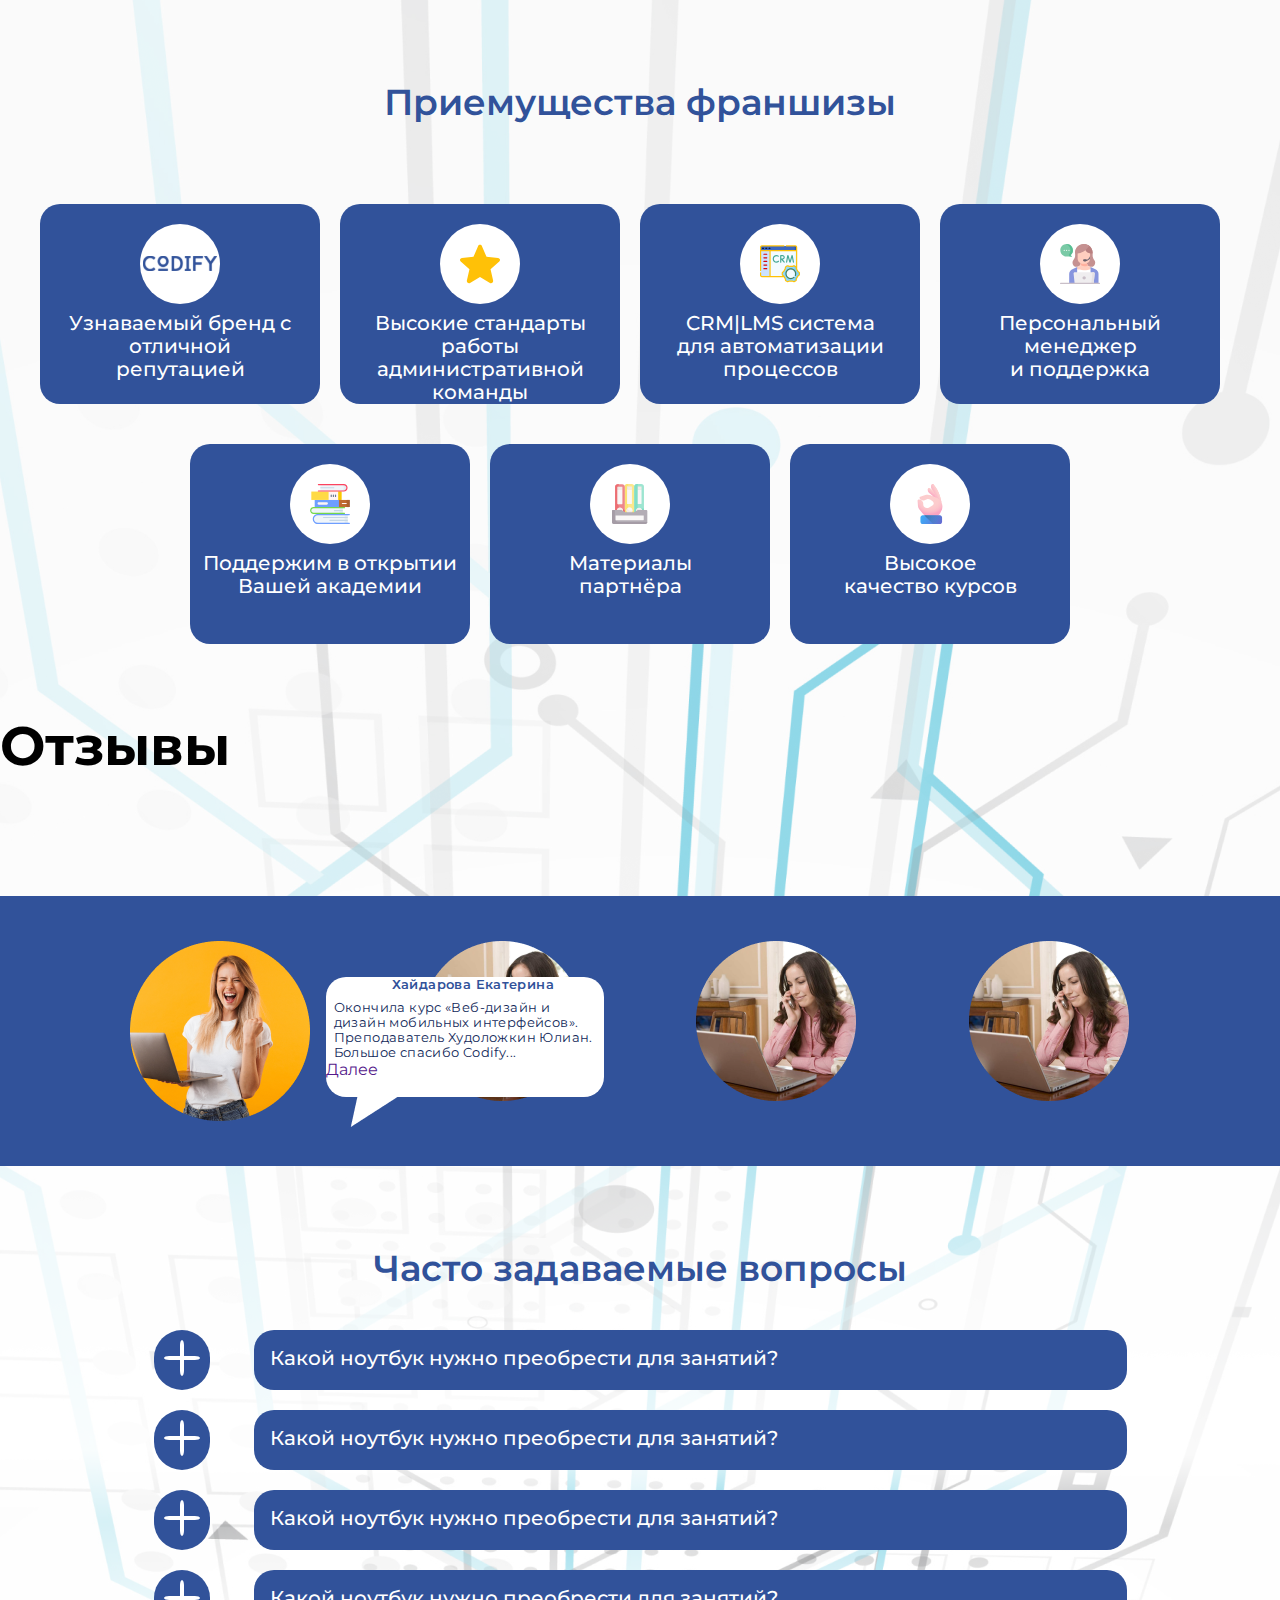
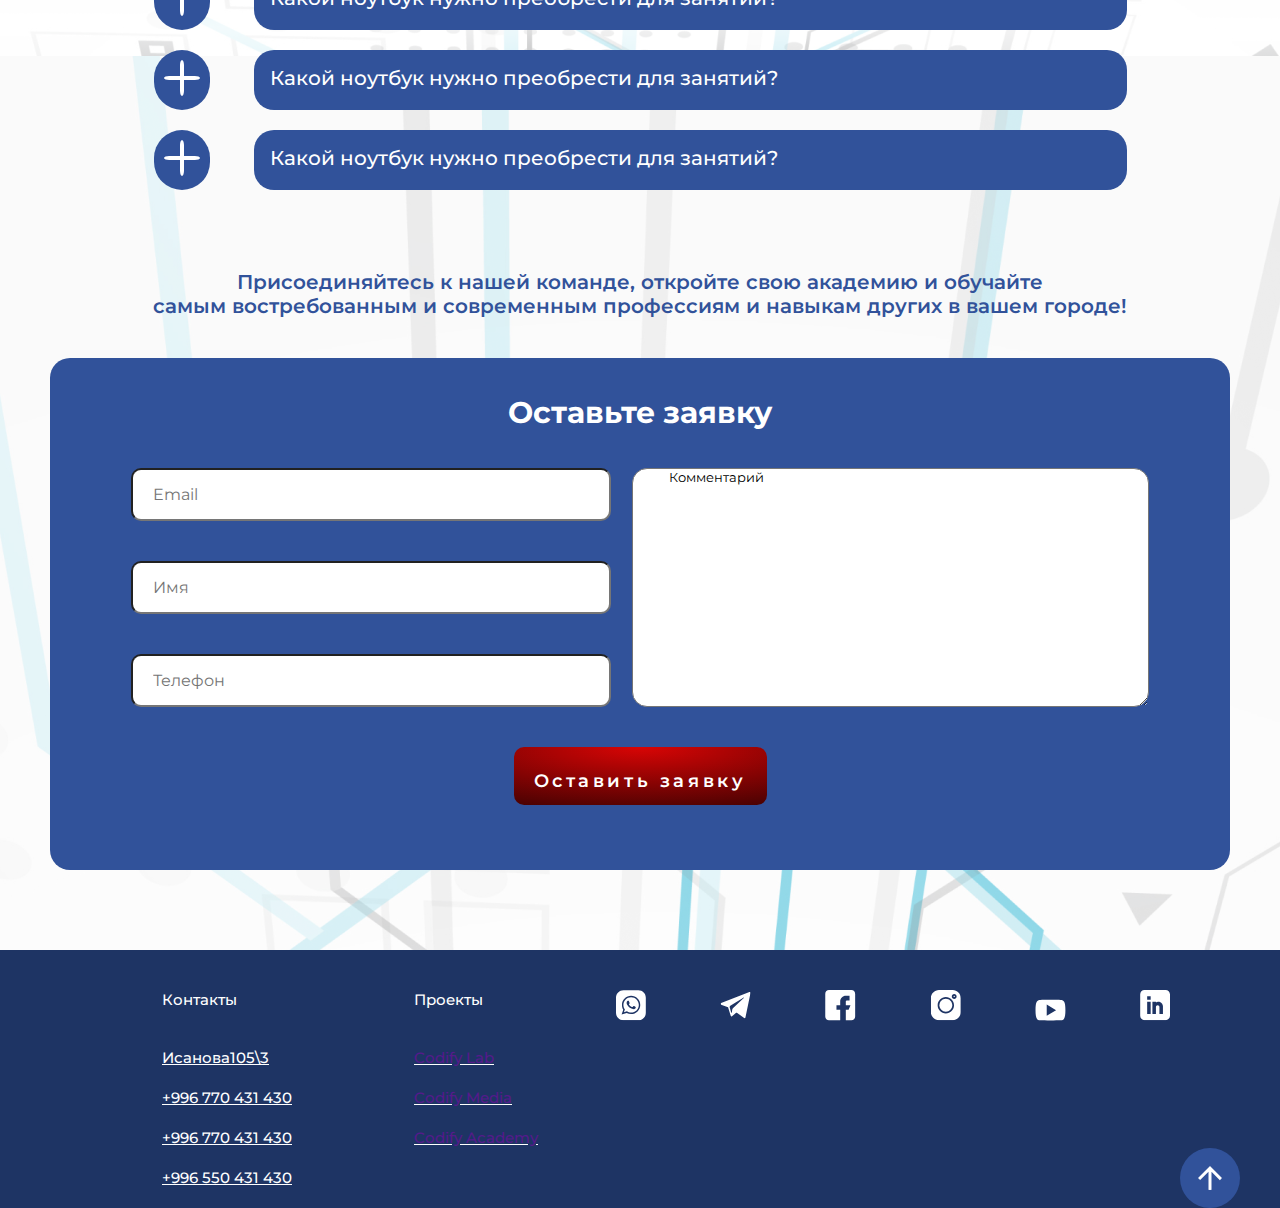
<file: ernes.html>
<!DOCTYPE html>
<html lang="en">
  <head>
    <meta charset="UTF-8" />
    <meta http-equiv="X-UA-Compatible" content="IE=edge" />
    <meta name="viewport" content="width=device-width, initial-scale=1.0" />
    <link rel="preconnect" href="https://fonts.gstatic.com" />
    <link href="https://fonts.googleapis.com/css2?family=Montserrat:ital,wght@0,100;0,200;0,300;0,400;0,500;0,600;0,700;0,800;0,900;1,100;1,200;1,300;1,400;1,500;1,600;1,700;1,800;1,900&display=swap" rel="stylesheet"/>
    <link rel="stylesheet" href="./style/style.css" />
    <title>Franchise frontend</title>
  </head>
  <body>
    <section class="franchise">
      <div class="container franchise__content">
        <div class="franchise__text">
          <h2 class="franchise__title">Приемущества франшизы</h2>
        </div>
        <div class="franchise__boxes">
          <div class="franchise__box">
            <img src="./images/codifyicon.svg" alt="" class="franchise__img" />
            <p class="franchise__descr">Узнаваемый бренд  с отличной <br> репутацией</p>
          </div>
        
        <div class="franchise__box">
          <img src="./images/star.svg" alt="" class="franchise__img" />
          <p class="franchise__descr">Высокие стандарты работы
            административной команды</p>
        </div>
        <div class="franchise__box">
          <img src="./images/crm.svg" alt="" class="franchise__img" />
          <p class="franchise__descr">CRM|LMS система <br>
            для автоматизации процессов
            </p>
        </div>
        <div class="franchise__box">
          <img src="./images/personal.svg" alt="" class="franchise__img" />
          <p class="franchise__descr">Персональный <br> менеджер <br> и поддержка</p>
        </div>
        <div class="franchise__box">
          <img src="./images/books.svg" alt="" class="franchise__img" />
          <p class="franchise__descr">Поддержим в открытии Вашей академии</p>
        </div>
        <div class="franchise__box">
          <img src="./images/materials.svg" alt="" class="franchise__img" />
          <p class="franchise__descr">Материалы <br> партнёра</p>
        </div>
        <div class="franchise__box">
          <img src="./images/okay.svg" alt="" class="franchise__img" />
          <p class="franchise__descr">Высокое <br> качество курсов
          </p>
        </div>
      </div>
      </div>
    </section>

    <section class="review">
      
          <div class="review__title">
            <h2 class="">Отзывы</h2>
          </div>

          <div class="container review__content">
            <div class="review__images">
              <div class="review__box">
                <h3 class="review__subtitle">Хайдарова Екатерина</h2>
                  <p class="review__descr">Окончила курс «Веб-дизайн и дизайн мобильных интерфейсов».
                    Преподаватель Худоложкин Юлиан. Большое спасибо Codify... 
                    </p> <a href="">Далее</a> 
                   <div class="review__polygon">
                     <img src="./images/Polygon 2.png" alt="" class="">
                   </div>
                </div>
                
              <div class="review__img-1">
              <img src="./images/reviewimages.png" alt="" class="">
            </div>
            <div class="review__img-2">
            <img src="./images/reviewimages2.png" alt="" class="">
            </div>
            <div class="review__img-3">
              <img src="./images/reviewimages2.png" alt="" class="">
            </div>
            <div class="review__img-4">
              <img src="./images/reviewimages2.png" alt="" class="">
            </div>
          </div>
            </div>
          </div>
            
    </section>


    <section class="question">
      <div class="container question__content">
        <div class="question__text">
          <h2 class="question__title">Часто задаваемые вопросы</h2>
        </div>
        <div class="question__answers">
          <div class="question__img">
            <img src="./images/plusicon.svg" alt="" class="">
          </div> 
          <div class="question__subtitle">Какой ноутбук нужно преобрести для занятий?</div>
        </div>
        <div class="question__answers">
          <div class="question__img">
            <img src="./images/plusicon.svg" alt="" class="">
          </div> 
          <div class="question__subtitle">Какой ноутбук нужно преобрести для занятий?</div>
        </div>
        <div class="question__answers">
          <div class="question__img">
            <img src="./images/plusicon.svg" alt="" class="">
          </div> 
          <div class="question__subtitle">Какой ноутбук нужно преобрести для занятий?</div>
        </div>
        <div class="question__answers">
          <div class="question__img">
            <img src="./images/plusicon.svg" alt="" class="">
          </div> 
          <div class="question__subtitle">Какой ноутбук нужно преобрести для занятий?</div>
        </div>
        <div class="question__answers">
          <div class="question__img">
            <img src="./images/plusicon.svg" alt="" class="">
          </div> 
          <div class="question__subtitle">Какой ноутбук нужно преобрести для занятий?</div>
        </div>
        <div class="question__answers">
          <div class="question__img">
            <img src="./images/plusicon.svg" alt="" class="">
          </div> 
          <div class="question__subtitle">Какой ноутбук нужно преобрести для занятий?</div>
        </div>
        <p class="question__descr">Присоединяйтесь к нашей команде, откройте свою академию и обучайте <br>
          самым востребованным и современным профессиям и навыкам других в вашем городе!
          </p>
      </div>
    </section>


    <section class="cform">
      <div class="container cform__content">
        <div class="cform__text">
          <h2 class="cform__title">Оставьте заявку</h2>
        </div>
         <div class="cform__box">
        <div class="cform__left">
          <div class="cform__input">
            <input placeholder= "Email" type="text" class="cform__input-box">
          </div>
          <div class="cform__input">
            <input placeholder= "Имя" type="text" class="cform__input-box">
          </div>
          <div class="cform__input">
            <input placeholder= "Телефон" type="text" class="cform__input-box">
          </div>
        </div>

        <div class="cform__right">
          <div class="cform__comment">
          <textarea id="" name="" rows="10" cols="60">
            Комментарий
            </textarea>
          </div>
          </div>
         </div>
        <button class="cform__btn">Оставить заявку</button>
      </div> 
   </div>
    </section>
   <footer class="footer">
     <div class="container footer__content">
        <div class="footer__left">
      <div class="footer__menu">

        <div class="footer__menu-list">
          <ul class="footer__menus">
            <li class="footer__menu-title">Контакты</a></li>
            <li class="footer__menu-descr">Исанова105\3</li>
            <li class="footer__menu-descr">+996 770 431 430</li>
            <li class="footer__menu-descr">+996 770 431 430</li>
            <li class="footer__menu-descr">+996 550 431 430</li>
          </ul>
        </div>
        <div class="footer__menu-list">
          <ul class="footer__menus">
            <li class="footer__menu-title">Проекты</a></li>
            <li class="footer__menu-descr"><a href="">Codify Lab</a></li>
            <li class="footer__menu-descr"><a href="">Codify Media</a></li>
            <li class="footer__menu-descr"><a href="">Codify Academy</a></li>
            
          </ul>
        </div>
      </div>
    </div>
    <div class="footer__right">
      <div class="footer__links">
        <a href="" class="footer__link"><img src="./images/whatsapp.svg" alt="" class=""></a>
        <a href="" class="footer__link"><img src="./images/telegram (1).svg" alt="" class=""></a>
        <a href="" class="footer__link"><img src="./images/facebook.svg" alt="" class=""></a>
        <a href="" class="footer__link"><img src="./images/instagramicon.svg" alt="" class=""></a>
        <a href="" class="footer__link"><img src="./images/youtube.svg" alt="" class=""></a>
        <a href="" class="footer__link"><img src="./images/linkedin.svg" alt="" class=""></a>
    </div>
    <div class="footer__arrow">
      <img src="./images/arrowup.svg" alt="" class="footer__arrow-icon">
    </div>
   </div>
  </div>
   
   </footer>
  </body>
</html>
</file>
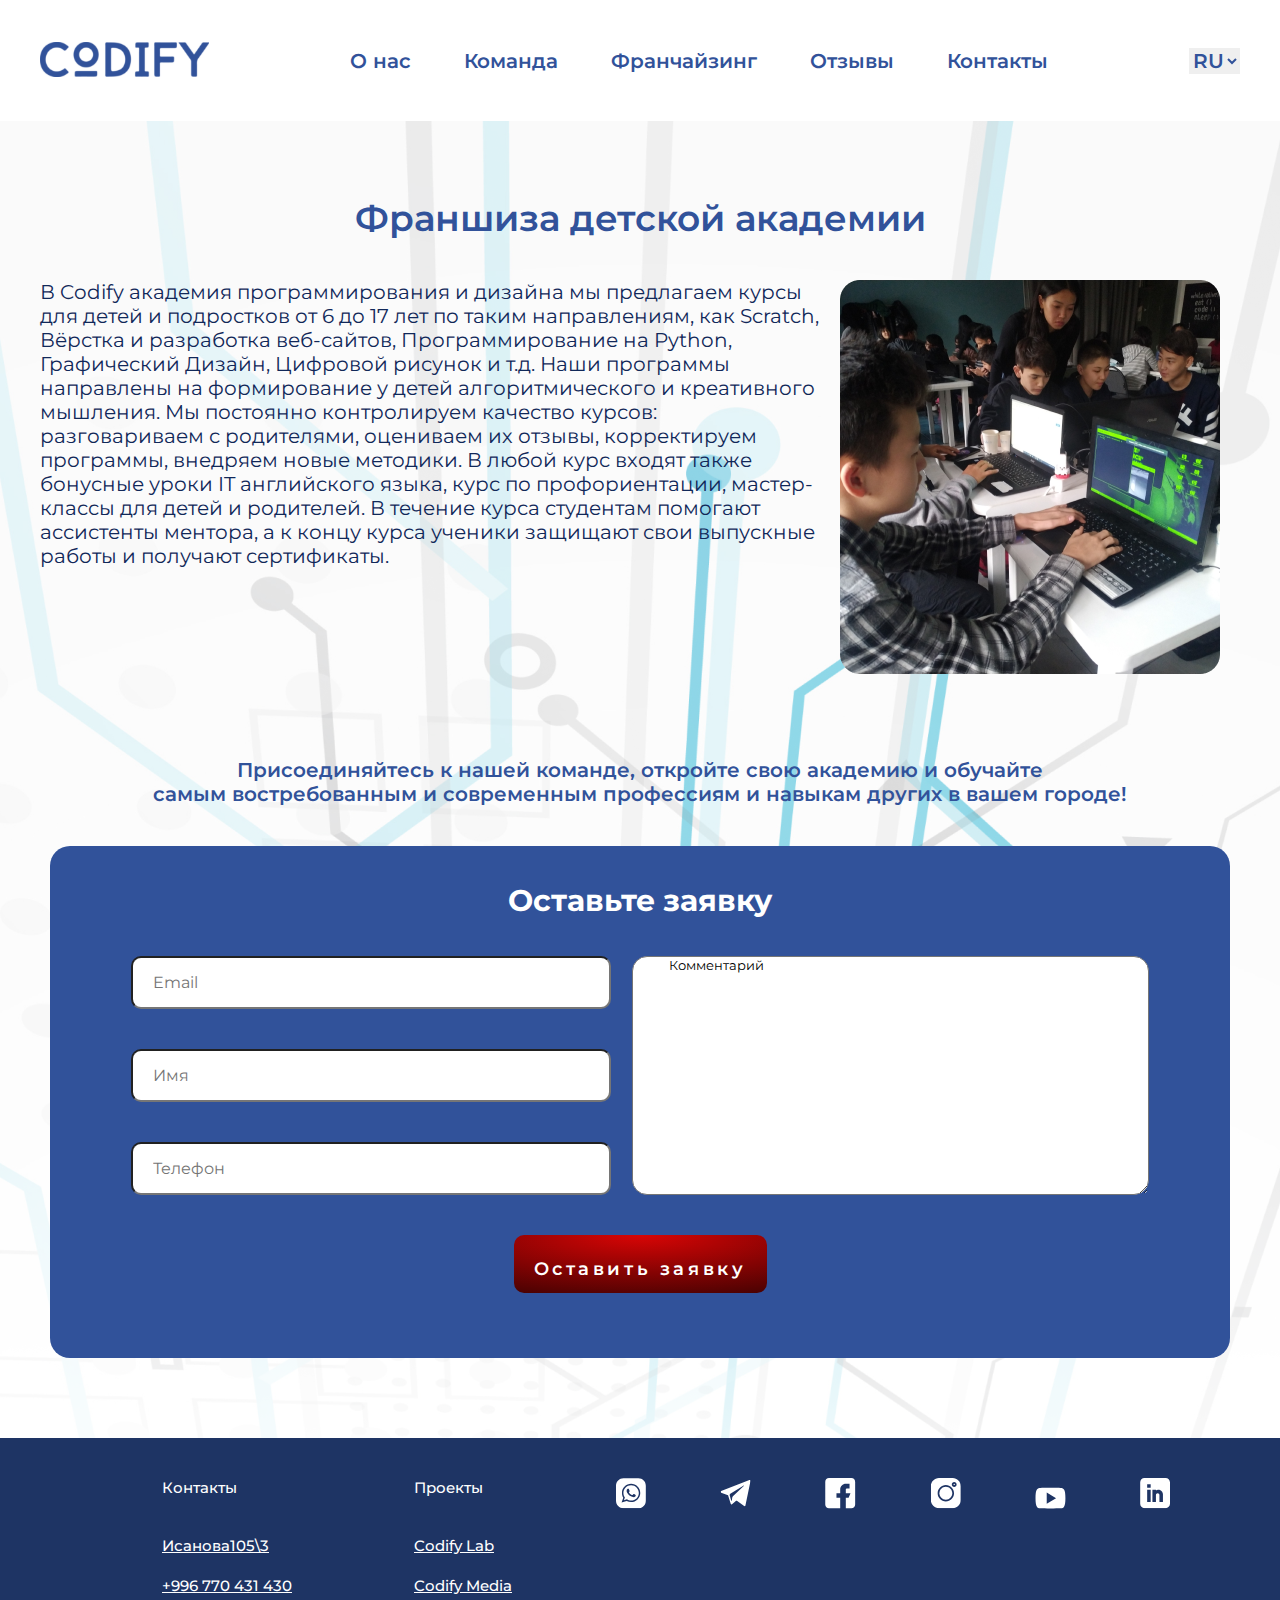
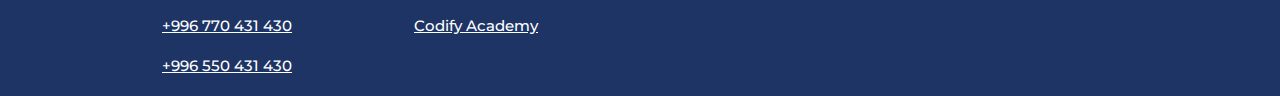
<file: kidsfranchise.html>
<!DOCTYPE html>
<html lang="en">
  <head>
    <meta charset="UTF-8" />
    <meta http-equiv="X-UA-Compatible" content="IE=edge" />
    <meta name="viewport" content="width=device-width, initial-scale=1.0" />
    <link rel="preconnect" href="https://fonts.gstatic.com" />
    <link href="https://fonts.googleapis.com/css2?family=Montserrat:ital,wght@0,100;0,200;0,300;0,400;0,500;0,600;0,700;0,800;0,900;1,100;1,200;1,300;1,400;1,500;1,600;1,700;1,800;1,900&display=swap" rel="stylesheet"/>
    <link rel="stylesheet" href="./style/style.css" />
    <title>Franchise frontend</title>
  </head>
<body>
    <nav class="nav">
        <div class="nav__content container">
            <a href="" class="nav__logo"> <img src="./images/codifylogoblue.svg" alt=""></a>
            <ul class="nav__items">
                <li class="nav__item">
                     <a class="nav-color menu" href="#">О нас</a> </li>
                <li class="nav__item">
                     <a class="nav-color menu" href="#">Команда</a></li>
                <li class="nav__item">
                     <a class="nav-color menu"  href="#">Франчайзинг</a></li>
                <li class="nav__item">
                     <a class="nav-color menu"  href="#">Отзывы</a></li>
                <li class="nav__item">
                     <a class="nav-color menu"  href="#">Контакты</a></li>
         </ul>

         <select class="local" name="local" id="local" onchange="local()">
            <option value="ru">RU</option>
            <option value="ky">KY</option>
            <option value="en">EN</option>
        </select>
        </div>
    </nav>
 
    <div class="fransh fransh__dop">
        <div class="container fransh__content">

            <h2 class="fransh__title">Франшиза детской академии</h2>
            <div class="fransh__info">
                
                <div class="fransh__text">
                    <p class="fransh__info-descr">В Codify академия программирования и дизайна мы предлагаем курсы
                        для детей и подростков от 6 до 17 лет по таким направлениям, как Scratch, Вёрстка и разработка веб-сайтов, Программирование на Python, 
                       Графический Дизайн, Цифровой рисунок и т.д. Наши программы направлены на формирование у детей алгоритмического и креативного мышления. Мы постоянно контролируем качество курсов: разговариваем с родителями, оцениваем их отзывы, корректируем программы, внедряем новые методики. В любой курс входят также бонусные уроки IT английского языка, курс по профориентации, мастер-классы для детей и родителей. В течение курса студентам помогают ассистенты ментора, а к концу курса ученики защищают свои выпускные работы и получают сертификаты.
                    </p>
                    <!-- <a href="" class="btn fransh__btn">Посетить сайт</a>
                     <img src="./images/Line 1.svg" alt="" class="fransh__line"> -->
                </div>
                <div class="fransh_photo"><img src="./images/fransh_info3.png" alt="" class="fransh__info-img">
                </div>
            </div>
            <p class="question__descr">Присоединяйтесь к нашей команде, откройте свою академию и обучайте <br>
                самым востребованным и современным профессиям и навыкам других в вашем городе!
                </p>
        </div>
    </div>


    <section class="cform">
      <div class="container cform__content">
        <div class="cform__text">
          <h2 class="cform__title">Оставьте заявку</h2>
        </div>
         <div class="cform__box">
        <div class="cform__left">
          <div class="cform__input">
            <input placeholder= "Email" type="text" class="cform__input-box">
          </div>
          <div class="cform__input">
            <input placeholder= "Имя" type="text" class="cform__input-box">
          </div>
          <div class="cform__input">
            <input placeholder= "Телефон" type="text" class="cform__input-box">
          </div>
        </div>

        <div class="cform__right">
          <div class="cform__comment">
          <textarea id="" name="" rows="10" cols="60">
            Комментарий
            </textarea>
          </div>
          </div>
         </div>
        <button class="cform__btn">Оставить заявку</button>
      </div> 
   </div>
    </section>
   <footer class="footer">
     <div class="container footer__content">
        <div class="footer__left">
      <div class="footer__menu">

        <div class="footer__menu-list">
          <ul class="footer__menus">
            <li class="footer__menu-title">Контакты</a></li>
            <li class="footer__menu-descr">Исанова105\3</li>
            <li class="footer__menu-descr">+996 770 431 430</li>
            <li class="footer__menu-descr">+996 770 431 430</li>
            <li class="footer__menu-descr">+996 550 431 430</li>
          </ul>
        </div>
        <div class="footer__menu-list">
          <ul class="footer__menus">
            <li class="footer__menu-title">Проекты</a></li>
            <li class="footer__menu-descr"><a class="footer__coll" href="">Codify Lab</a></li>
            <li class="footer__menu-descr"><a class="footer__coll" href="">Codify Media</a></li>
            <li class="footer__menu-descr"><a class="footer__coll" href="">Codify Academy</a></li>
            
          </ul>
        </div>
      </div>
    </div>
    <div class="footer__right">
      <div class="footer__links">
        <a href="" class="footer__link"><img src="./images/whatsapp.svg" alt="" class=""></a>
        <a href="" class="footer__link"><img src="./images/telegram (1).svg" alt="" class=""></a>
        <a href="" class="footer__link"><img src="./images/facebook.svg" alt="" class=""></a>
        <a href="" class="footer__link"><img src="./images/instagramicon.svg" alt="" class=""></a>
        <a href="" class="footer__link"><img src="./images/youtube.svg" alt="" class=""></a>
        <a href="" class="footer__link"><img src="./images/linkedin.svg" alt="" class=""></a>
    </div>
    <!-- <div class="footer__arrow">
      <img src="./images/arrowup.svg" alt="" class="footer__arrow-icon">
    </div> -->
   </div>
  </div>
   
   </footer>
</body>
</html>
</file>
<file: style/style.css>
* {
  margin: 0px;
  padding: 0px;
  box-sizing: border-box;
  font-family: "Montserrat", sans-serif;
}
a {
  text-decoration: none;
}

ul {
  list-style: none;
}
body {
  background-image: url(../images/bodypng.png);
}
.container {
  max-width: 1200px;
  width: 100%;
  margin: 0px auto;
}
.nav {
  background-color: white;
  position: fixed;
  top: 0;
  width: 100%;
  z-index: 25;

}
.nav__content {
  display: flex;
  align-items: center;
  justify-content: space-between;
  padding-top: 33px;
  padding-bottom: 32px;
}
.nav__items {
  display: flex;
  align-items: center;
}
.nav__item {
  color: #31529a;
  margin-left: 39px;
  padding: 16px 7px;
}
.nav-color {
  color: #31529a;
  font-weight: 600;
  font-size: 20px;
  line-height: 24px;
}
.nav__item:first-child {
  margin-left: 0;
}
.nav__item:hover {
  background: #f2f2f2;
  border-radius: 10px;
}
.lang__logo {
  display: flex;
  align-items: center;
  color: #31529a;
  font-weight: 600;
  font-size: 20px;
  line-height: 24px;
}
.lang__vector {
  padding-left: 16px;
}
.local {
  font-weight: 600;
  font-size: 20px;
  line-height: 24px;
  outline: none;
  border: none;
  color: #31529a;
}

.header {
  position: relative;
  padding-top: 121px;
}
.header__back {
  position: absolute;
  z-index: -1;
}
.header__img {
  position: absolute;
  right: 0;
  bottom: -26%;
}
.header__title {
  font-style: normal;
  font-weight: 600;
  font-size: 64px;
  color: #31529a;
  padding-bottom: 49px;
  padding-top: 105px;
}
.header__desck {
  font-weight: 800;
  font-size: 70px;
  line-height: 85px;
  color: #31529a;
  padding-bottom: 95px;
}
.btn {
  background: radial-gradient(
    168.75% 168.75% at 50% 0%,
    #d90505 0%,
    #000000 100%
  );
  border-radius: 10px;
  padding: 12px 20px;
  border: none;
  font-weight: 600;
  font-size: 24px;
  line-height: 40px;
  letter-spacing: 0.02em;
  color: #ffffff;
}

.business__content {
  margin-top: 229px;
}
.bus__title {
  text-align: center;
  font-weight: 600;
  font-size: 36px;
  line-height: 44px;
  color: #31529a;
}
.fransh__dop{
  padding-top: 116px;
}
.comand__dop{
  padding-top: 116px;

}
.fransh__dop{
  padding-top: 116px;
}
.bus__cards {
  margin-top: 59px;
  display: flex;
  flex-wrap: wrap;
  align-items: center;
  justify-content: space-between;
}
.bus__card {
  background: #31529a;
  border-radius: 20px;
  max-width: 380px;
  width: 100%;
  display: flex;
  flex-direction: column;
  align-items: center;
  min-height: 215px;
  height: 100%;
}
.bus__img {
  max-width: 80px;
  width: 100%;
  padding-bottom: 29px;
  margin-top: 18px;
}
.bus_descr {
  font-weight: 600;
  font-size: 20px;
  line-height: 24px;
  color: white;
  text-align: center;
}
.academy__content {
  margin-top: 87px;
  display: flex;
  align-items: center;
  justify-content: space-between;
  padding-top: 116px;
}
.academy__title {
  font-weight: 600;
  font-size: 20px;
  line-height: 24px;
  color: #31529a;
  text-align: center;
  padding-bottom: 33px;
}
.academy__descr {
  font-weight: normal;
  font-size: 20px;
  line-height: 24px;
  color: #112859;
}
.academy__img {
  padding-left: 113px;
}
.numbers__content {
  margin-top: 61px;
}
.numbers__card {
  background: #31529a;
  border-radius: 20px;
  max-width: 180px;
  width: 100%;
  margin-left: 20px;
}
.numbers__card:first-child {
  margin-left: 0;
}
.numbers__title {
  text-align: center;
  font-weight: 600;
  font-size: 36px;
  line-height: 44px;
  color: #31529a;
  margin-bottom: 40px;
}
.numbers__cards {
  display: flex;
  flex-wrap: wrap;
  align-items: center;
  justify-content: center;
}
.numbers__card-title {
  font-weight: 600;
  font-size: 36px;
  line-height: 40px;
  color: white;
  text-align: center;
  padding-top: 25px;
}
.numbers__card-descr {
  font-weight: 600;
  font-size: 18px;
  line-height: 40px;
  color: white;
  text-align: center;
}
.comand__content {
  margin-top: 80px;
}
.comand__title {
  margin-bottom: 48px;
  font-weight: 600;
  font-size: 36px;
  line-height: 44px;
  color: #31529a;
  text-align: center;
}
.comand__cards {
  display: flex;
  flex-wrap: wrap;
}
.comand__card {
  background: #31529a;
  border-radius: 20px;
  max-width: 280px;
  width: 100%;
  display: flex;
  flex-direction: column;
  align-items: center;
  margin-left: 20px;
}
.comand__card:first-child {
  margin-left: 0;
}
.comand__img {
  width: 120px;
  padding-top: 24px;
}
.comand__card-title {
  font-weight: 600;
  font-size: 20px;
  line-height: 24px;
  color: white;
  padding-top: 24px;
  padding-bottom: 45px;
}
.comand__card-descr {
  font-weight: normal;
  font-size: 20px;
  line-height: 24px;
  color: white;
  padding-bottom: 40px;
}

.fransh__title {
  margin-bottom: 40px;
  text-align: center;
  font-weight: 600;
  font-size: 36px;
  line-height: 44px;
  color: #31529a;
  margin-top: 80px;
}
.fransh__title:nth-child(2) {
  margin-top: 40px;
}
.fransh__info {
  display: flex;
}
.fransh_photo {
  margin-right: 20px;
}
.fransh_photo:nth-child(2) {
  margin-right: none;
  margin-left: 20px;
}
.fransh__info-descr {
  font-weight: normal;
  font-size: 20px;
  line-height: 24px;
  color: #112859;
}
.fransh__line {
  margin-top: 20px;
}
.fransh__btn {
  display: inline-block;
  background: #31529a;
  max-width: 230px;
  width: 100%;
  margin-top: 36px;
  margin-bottom: 39px;
}

.franchise {
  width: 100%;
  margin-top: 80px;
}

.franchise__text {
  align-items: center;
  text-align: center;
  margin-bottom: 40px;
  color: #31529a;
}
.franchise__title {
  font-weight: 600;
  font-size: 36px;
  line-height: 44px;
}
.franchise__boxes {
  display: flex;
  flex-wrap: wrap;
}

.franchise__box {
  max-width: 280px;
  width: 100%;
  min-height: 200px;
  background: #31529a;
  border-radius: 20px;
  color: white;
  align-items: center;
  text-align: center;
  margin-right: 20px;
  margin-top: 40px;
}

.franchise__box:nth-child(5) {
  margin-left: 150px;
}
.franchise__img {
  margin-top: 20px;
  margin-left: 100px;
  margin-right: 100px;
  margin-bottom: 4px;
}

.franchise__descr {
  width: 100%;
  height: 80px;
  font-weight: 500;
  font-size: 20px;
  line-height: 23px;
  align-items: center;
  text-align: center;
  padding-bottom: 6px;
}

.review {
  position: relative;
  margin-top: 80px;
}
.review__content {
  max-width: 1440px;
  width: 100%;
  background: #31529a;
}

.review__text {
  text-align: center;
  margin-bottom: 20px;
  color: #31529a;
}
.review__title {
  font-weight: 600;
  font-size: 36px;
  line-height: 44px;
}
.review__box {
  max-width: 278px;
  width: 100%;
  min-height: 120px;
  background: #ffffff;
  border-radius: 20px;
  margin-left: 100px;
  margin-top: 84px;
  position: absolute;
  top: -1%;
  right: 63%;
}

.review__subtitle {
  font-weight: 600;
  font-size: 13px;
  line-height: 15px;
  display: flex;
  align-items: center;
  letter-spacing: 0.03em;
  color: #31529a;
  padding-left: 66px;
}
.review__descr {
  font-style: normal;
  font-weight: normal;
  font-size: 13px;
  line-height: 15px;
  align-items: center;
  letter-spacing: 0.03em;
  color: #112859;
  padding-left: 8px;
  padding-top: 8px;
}
.review__title {
  margin-bottom: 128px;
}

.review__polygon {
  position: absolute;
  top: 86%;
  right: 71%;
}

.review__images {
  max-width: 1440px;
  width: 100%;
  height: 270px;
  display: flex;
  justify-content: space-between;
  box-sizing: border-box;
  position: relative;
  margin-left: 130px;
  padding-top: 45px;
}

.review__img-4 {
  margin-right: 280px;
}

.question {
  margin-top: 80px;
}

.question__content {
  text-align: center;
  justify-content: center;
  align-items: center;
}

.question__text {
  color: #31529a;
  margin-bottom: 40px;
}
.question__title {
  align-items: center;
  text-align: center;
  font-weight: 600;
  font-size: 36px;
  line-height: 44px;
}
.question__answers {
  display: flex;
  justify-content: center;
  margin-bottom: 20px;
}

.question__img {
  border-radius: 50px;
  background: #31529a;
  padding: 10px;
}

.question__subtitle {
  background: #31529a;
  border-radius: 20px;
  color: white;
  font-weight: 500;
  font-size: 20px;
  line-height: 24px;
  padding-top: 16px;
  padding-bottom: 16px;
  padding-left: 16px;
  padding-right: 349px;
  margin-left: 44px;
}

.question__descr {
  margin-bottom: 40px;
  margin-top: 80px;
  font-weight: 600;
  font-size: 20px;
  line-height: 24px;
  text-align: center;
  color: #31529a;
}

.cform__comment{
  height: 100%;
}

.cform__comment textarea {
  height: 100%;
}

.cform__content {
  align-items: center;
  justify-content: center;
  text-align: center;
  background: #31529a;
  border-radius: 20px;
  max-width: 1180px;
  min-height: 512px;
  margin-bottom: 80px;
}

.cform__box {
  display: flex;
  justify-content: center;
  margin-top: 40px;
  margin-bottom: 40px;
}

.cform__text {
  color: #ffffff;
}

.cform__title {
  padding-top: 40px;
  font-style: normal;
  font-weight: bold;
  font-size: 30px;
  line-height: 30px;
}

.cform__input {
  padding-bottom: 40px;
  padding-right: 21px;
  border-radius: 10px;
}

.cform__input:last-child {
  padding-bottom: 0px;
}
.cform__input-box {
  box-sizing: border-box;
  border-radius: 10px;
  font-weight: normal;
  font-size: 16px;
  line-height: 16px;
  width: 480px;
  height: 53px;
  padding: 20px;
}

.cform__text {
  height: 100%;
}
textarea {
  height: 100%;
  border-radius: 15px;
}

.cform__btn {
  border: 0px;
  margin: 0px;
  padding: 20px;
  box-sizing: border-box;
  height: 58px;
  font-weight: normal;
  font-size: 12px;
  line-height: 12px;
  color: white;
  text-align: center;
  letter-spacing: 0.2em;
  background: radial-gradient(
    168.75% 168.75% at 50% 0%,
    #d90505 0%,
    #000000 100%
  );
  border-radius: 10px;
  font-weight: 600;
  font-size: 18px;
  line-height: 28px;

}

.footer {
  background-color: #1e3464;
}
.footer__content {
  display: flex;
  justify-content: space-between;
}

.footer__menu {
  display: flex;
  justify-content: space-between;
  color: white;
}

.footer__menu-list {
  color: white;
  margin-top: 40px;
  margin-left: 122px;
}

.footer__menus {
  color: white;
  font-weight: 500;
  font-size: 15px;
  line-height: 20px;
}

.footer__menu-title {
  padding-bottom: 38px;
  
}

.footer__menu-descr {
  padding-bottom: 20px;
  text-decoration: underline;

}

.footer__links {
  justify-content: space-between;
  margin-top: 40px;
}

.footer__link {
  padding-right: 70px;
}

.footer__right {
  position: relative;
}
.footer__coll {
  color: #ffffff;
}

.footer__arrow-icon {
  position: absolute;
  box-sizing: border-box;
  background: #31529a;
  border-radius: 50px;
  padding: 18px;
  bottom: 0;
  right: 0;
}
.descr {
  font-weight: 600;
  font-size: 20px;
  line-height: 24px;
  text-align: center;
  color: #31529a;
}
.burger {
  display: none;
  flex-direction: column;
  justify-content: space-between;
  width: 48px;
  height: 42px;
  border: 1px solid #ffffff;
  box-sizing: border-box;
  border-radius: 5px;
  padding: 12px;
  margin-left: 24px;
  cursor: pointer;
}

.burger__line {
  background-color: white;
  width: 100%;
  height: 1px;
}

@media (max-width: 1200px) {
  .container {
    padding: 0px 16px;
  }
}

@media (max-width: 900px) {
  .nav__items {
    display: none;
  }
}

@media (max-width: 650px) {
  .nav__content {
    padding-top: 30px;
    padding-bottom: 30px;
  }
  .nav__logo {
    display: none;
  }

  .header__img {
    object-fit: fill;
    width: 100%;
  }
}
</file>
